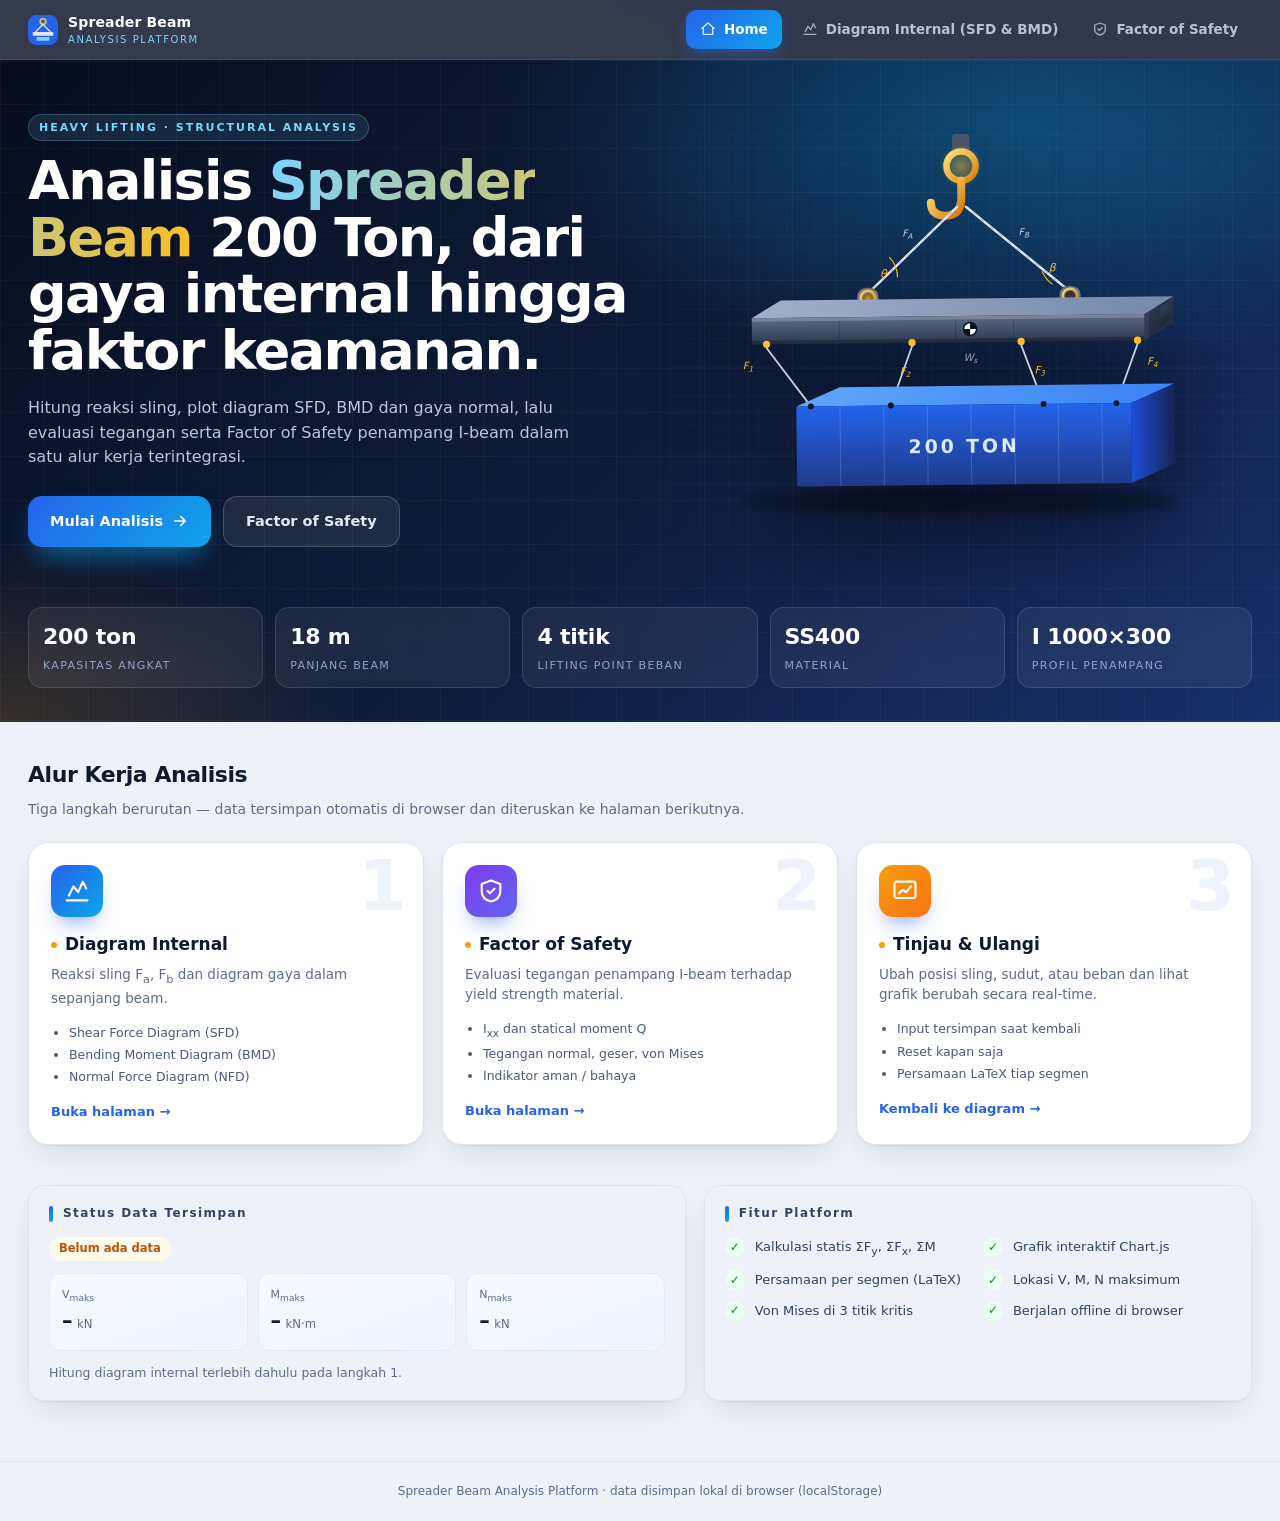
<file: index.html>
<!DOCTYPE html>
<html lang="id">
<head>
<meta charset="UTF-8">
<meta name="viewport" content="width=device-width, initial-scale=1">
<title>Spreader Beam Analysis Platform</title>
<style>
  :root{--bg:#eef2f8;--card:#fff;--ink:#0f1a2e;--mute:#5d6b84;--line:#dde5f1}
  *{box-sizing:border-box}
  body{margin:0;font:14px/1.55 system-ui,sans-serif}
  .navbar{display:flex;align-items:center;justify-content:space-between;gap:16px;background:#0a1226;color:#fff;position:sticky;top:0;z-index:20;flex-wrap:wrap}
  .nav-links{list-style:none;margin:0;padding:0;display:flex}
  .nav-links a{text-decoration:none}
</style>
<link rel="stylesheet" href="lib/theme.css">
</head>
<body>
<nav class="navbar">
  <a class="logo" href="index.html"><svg viewBox="0 0 32 32"><rect width="32" height="32" rx="9" fill="#2563eb"/><circle cx="16" cy="7" r="3" fill="none" stroke="#fbbf24" stroke-width="1.8"/><path d="M16 10 L8 18 M16 10 L24 18" stroke="#e2e8f0" stroke-width="1.5"/><rect x="5" y="18" width="22" height="4" rx="1" fill="#e2e8f0"/><rect x="9" y="23.5" width="14" height="4" rx="1" fill="#7dd3fc"/></svg><span>Spreader Beam<small>Analysis Platform</small></span></a>
  <ul class="nav-links">
    <li><a href="index.html" class="active"><svg viewBox="0 0 24 24" fill="none" stroke="currentColor" stroke-width="2" stroke-linecap="round" stroke-linejoin="round"><path d="M3 11l9-8 9 8M5 10v10h14V10"/></svg>Home</a></li>
    <li><a href="diagram.html"><svg viewBox="0 0 24 24" fill="none" stroke="currentColor" stroke-width="2" stroke-linecap="round" stroke-linejoin="round"><path d="M3 20h18M5 16l4-8 4 5 4-9 3 6"/></svg>Diagram Internal (SFD &amp; BMD)</a></li>
    <li><a href="safety.html"><svg viewBox="0 0 24 24" fill="none" stroke="currentColor" stroke-width="2" stroke-linecap="round" stroke-linejoin="round"><path d="M12 3l8 3v6c0 5-3.5 8-8 9-4.5-1-8-4-8-9V6z"/><path d="M9 12l2 2 4-4"/></svg>Factor of Safety</a></li>
  </ul>
</nav>

<section class="home-hero">
  <div class="home-wrap">
    <div>
      <span class="eyebrow">Heavy Lifting · Structural Analysis</span>
      <h1>Analisis <em>Spreader Beam</em> 200 Ton, dari gaya internal hingga faktor keamanan.</h1>
      <p class="lead">Hitung reaksi sling, plot diagram SFD, BMD dan gaya normal, lalu evaluasi tegangan serta Factor of Safety penampang I-beam dalam satu alur kerja terintegrasi.</p>
      <div class="cta">
        <a class="p" href="diagram.html">Mulai Analisis
          <svg width="18" height="18" viewBox="0 0 24 24" fill="none" stroke="currentColor" stroke-width="2.2" stroke-linecap="round" stroke-linejoin="round"><path d="M5 12h14M13 6l6 6-6 6"/></svg></a>
        <a class="g" href="safety.html">Factor of Safety</a>
      </div>
    </div>
    <img class="home-art" src="lib/art/lifting.svg" alt="Lifting arrangement: crane hook, sling, spreader beam dan beban">
  </div>
  <div class="spec-strip">
    <div class="spec"><b>200 ton</b><span>Kapasitas angkat</span></div>
    <div class="spec"><b>18 m</b><span>Panjang beam</span></div>
    <div class="spec"><b>4 titik</b><span>Lifting point beban</span></div>
    <div class="spec"><b>SS400</b><span>Material</span></div>
    <div class="spec"><b>I 1000×300</b><span>Profil penampang</span></div>
  </div>
</section>

<div class="home-body">
  <h2 class="sec-title">Alur Kerja Analisis</h2>
  <p class="sub sec-sub">Tiga langkah berurutan — data tersimpan otomatis di browser dan diteruskan ke halaman berikutnya.</p>
  <div class="flow">
    <a href="diagram.html">
      <span class="num">1</span>
      <div class="ico"><svg viewBox="0 0 24 24"><path d="M3 20h18M5 16l4-8 4 5 4-9 3 6"/></svg></div>
      <h3>Diagram Internal</h3>
      <p>Reaksi sling F<sub>a</sub>, F<sub>b</sub> dan diagram gaya dalam sepanjang beam.</p>
      <ul><li>Shear Force Diagram (SFD)</li><li>Bending Moment Diagram (BMD)</li><li>Normal Force Diagram (NFD)</li></ul>
      <span class="go">Buka halaman →</span>
    </a>
    <a href="safety.html">
      <span class="num">2</span>
      <div class="ico"><svg viewBox="0 0 24 24"><path d="M12 3l8 3v6c0 5-3.5 8-8 9-4.5-1-8-4-8-9V6z"/><path d="M9 12l2 2 4-4"/></svg></div>
      <h3>Factor of Safety</h3>
      <p>Evaluasi tegangan penampang I-beam terhadap yield strength material.</p>
      <ul><li>I<sub>xx</sub> dan statical moment Q</li><li>Tegangan normal, geser, von Mises</li><li>Indikator aman / bahaya</li></ul>
      <span class="go">Buka halaman →</span>
    </a>
    <a href="diagram.html">
      <span class="num">3</span>
      <div class="ico"><svg viewBox="0 0 24 24"><rect x="3" y="4" width="18" height="14" rx="2"/><path d="M7 14l3-3 3 2 4-5"/></svg></div>
      <h3>Tinjau &amp; Ulangi</h3>
      <p>Ubah posisi sling, sudut, atau beban dan lihat grafik berubah secara real-time.</p>
      <ul><li>Input tersimpan saat kembali</li><li>Reset kapan saja</li><li>Persamaan LaTeX tiap segmen</li></ul>
      <span class="go">Kembali ke diagram →</span>
    </a>
  </div>

  <div class="dash">
    <div class="card">
      <h2>Status Data Tersimpan</h2>
      <div id="homeStatus" style="margin-bottom:12px"><span class="pill no">Belum ada data</span></div>
      <div class="kpis">
        <div class="kpi"><span>V<sub>maks</sub></span><b id="kV">–</b> <small>kN</small></div>
        <div class="kpi"><span>M<sub>maks</sub></span><b id="kM">–</b> <small>kN·m</small></div>
        <div class="kpi"><span>N<sub>maks</sub></span><b id="kN">–</b> <small>kN</small></div>
      </div>
      <p style="color:var(--mute);margin:12px 0 0;font-size:12.5px" id="homeAt">Hitung diagram internal terlebih dahulu pada langkah 1.</p>
    </div>
    <div class="card">
      <h2>Fitur Platform</h2>
      <div class="feat">
        <div>Kalkulasi statis ΣF<sub>y</sub>, ΣF<sub>x</sub>, ΣM</div>
        <div>Grafik interaktif Chart.js</div>
        <div>Persamaan per segmen (LaTeX)</div>
        <div>Lokasi V, M, N maksimum</div>
        <div>Von Mises di 3 titik kritis</div>
        <div>Berjalan offline di browser</div>
      </div>
    </div>
  </div>
</div>
<footer class="site">Spreader Beam Analysis Platform · data disimpan lokal di browser (localStorage)</footer>

<script>
  // Hanya membaca data tersimpan untuk ditampilkan; tidak mengubah perhitungan apa pun.
  (function(){
    const g=k=>{try{return localStorage.getItem(k);}catch(e){return null;}};
    const f=v=>{const n=parseFloat(v);return Number.isFinite(n)?n.toLocaleString('id-ID',{maximumFractionDigits:2}):'–';};
    const V=g('spreader_V_max'), M=g('spreader_M_max'), N=g('spreader_N_max'), at=g('spreader_saved_at');
    if(V!==null && M!==null){
      document.getElementById('kV').textContent=f(V);
      document.getElementById('kM').textContent=f(M);
      document.getElementById('kN').textContent=f(N);
      document.getElementById('homeStatus').innerHTML='<span class="pill ok">✓ Data siap dipakai di Factor of Safety</span>';
      if(at) document.getElementById('homeAt').textContent='Terakhir dihitung: '+new Date(at).toLocaleString('id-ID');
    }
  })();
</script>
</body>
</html>
</file>
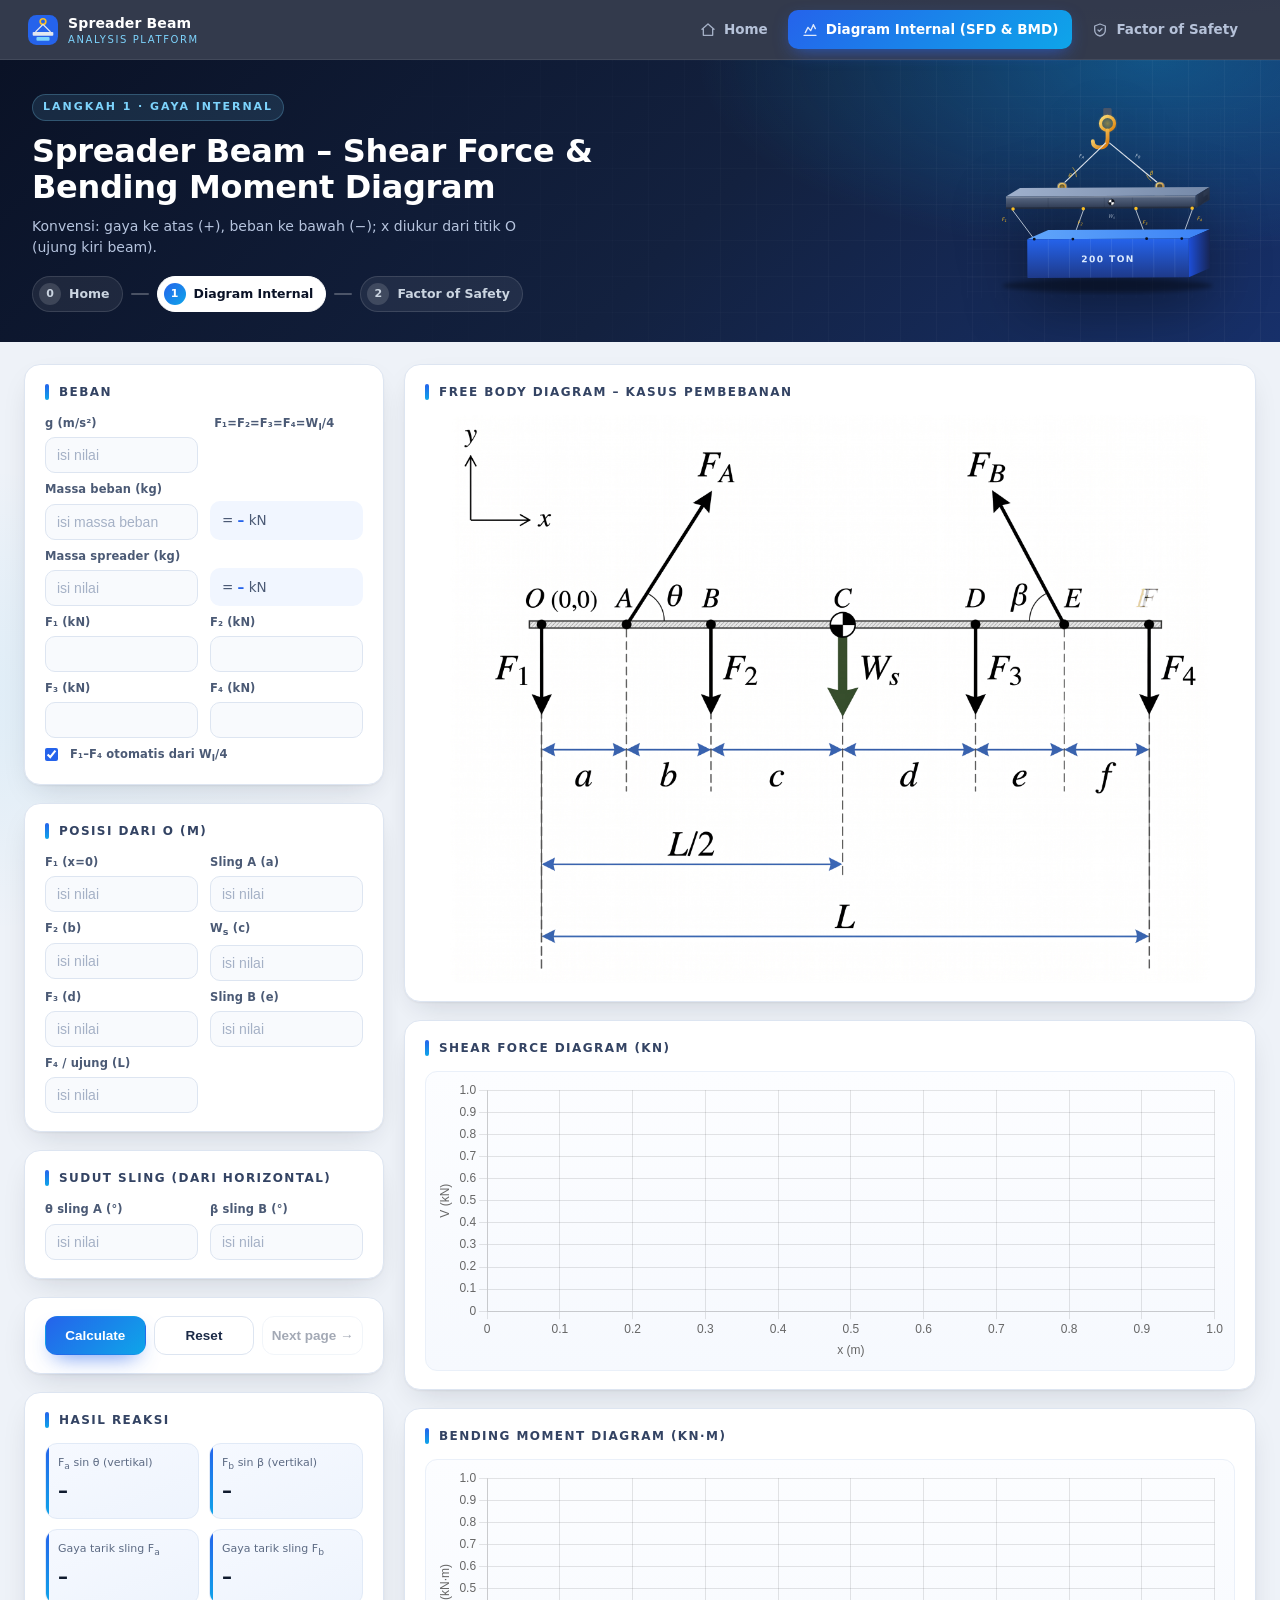
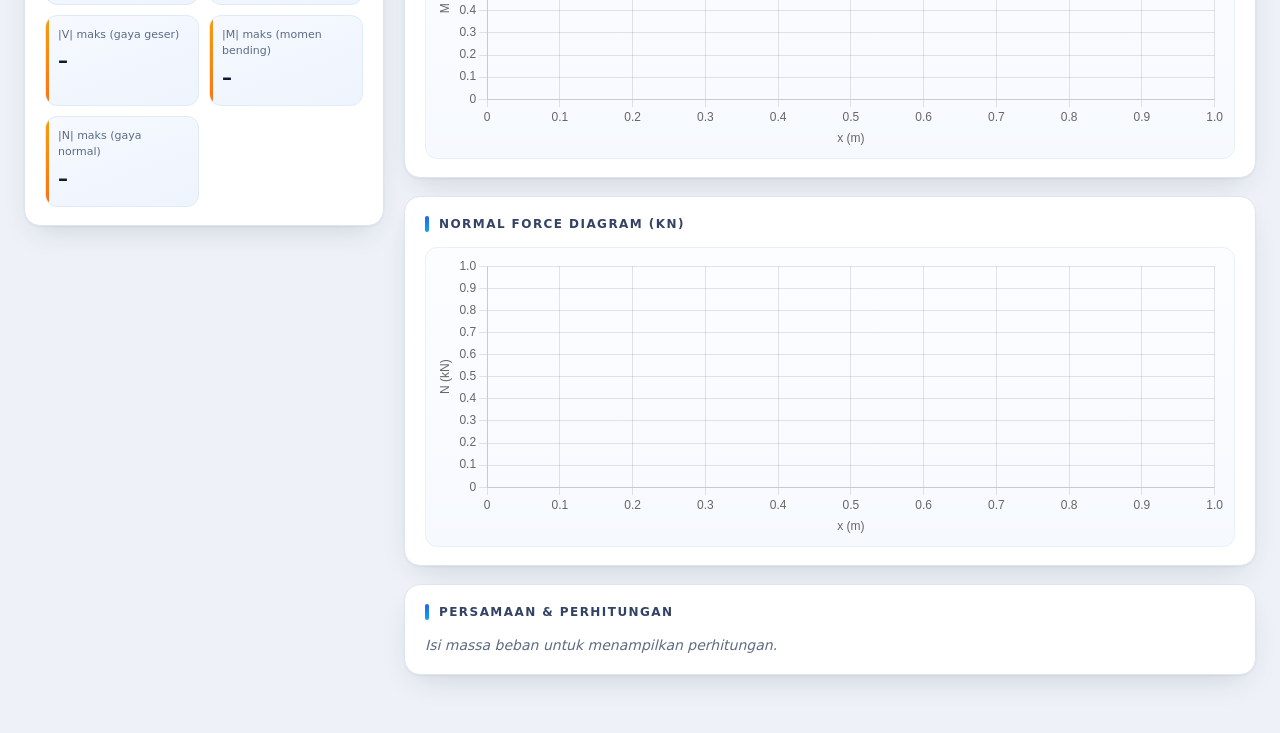
<file: diagram.html>
<!DOCTYPE html>
<html lang="id">
<head>
<meta charset="UTF-8">
<meta name="viewport" content="width=device-width, initial-scale=1">
<title>Kalkulator SFD & BMD – Spreader Beam</title>
<script src="lib/chart.umd.min.js"></script>
<link rel="stylesheet" href="lib/katex/katex.min.css">
<script src="lib/katex/katex.min.js"></script>
<script src="lib/katex/auto-render.min.js"></script>
<style>
  :root{--bg:#f4f6fa;--card:#fff;--ink:#1c2433;--mute:#667085;--line:#e3e8ef;--acc:#2563eb;--sfd:#0d9488;--bmd:#dc2626}
  *{box-sizing:border-box}
  body{margin:0;font:14px/1.5 system-ui,Segoe UI,Roboto,sans-serif;background:var(--bg);color:var(--ink)}
  .navbar{display:flex;align-items:center;justify-content:space-between;gap:16px;padding:0 24px;background:#0b1220;color:#fff;position:sticky;top:0;z-index:10;flex-wrap:wrap}
  .navbar .logo{font-weight:700;padding:12px 0}
  .nav-links{list-style:none;margin:0;padding:0;display:flex;gap:4px}
  .nav-links a{display:block;padding:14px 14px;color:#cbd5e1;text-decoration:none;border-bottom:3px solid transparent}
  .nav-links a:hover{color:#fff}
  .nav-links a.active{color:#fff;border-bottom-color:#3b82f6}
  .actions{display:flex;gap:8px}
  .btn{flex:1;padding:9px 10px;border:1px solid var(--line);border-radius:8px;background:#fff;color:var(--ink);font-size:14px;font-weight:600;cursor:pointer}
  .btn:hover:not(:disabled){background:#f1f5f9}
  .btn.primary{background:var(--acc);border-color:var(--acc);color:#fff}
  .btn.primary:hover{background:#1d4ed8!important}
  .btn:disabled{opacity:.45;cursor:not-allowed}
  .saved{margin-top:8px;font-size:12px;color:#15803d}
  .saved.dirty{color:#b45309}
  .saved a{color:var(--acc)}
  header{padding:16px 24px;background:#111827;color:#fff}
  header h1{margin:0;font-size:18px} header p{margin:2px 0 0;color:#9ca3af;font-size:13px}
  main{display:grid;grid-template-columns:360px 1fr;gap:16px;padding:16px;max-width:1500px;margin:auto}
  @media(max-width:900px){main{grid-template-columns:1fr}}
  .card{background:var(--card);border:1px solid var(--line);border-radius:10px;padding:14px 16px;margin-bottom:14px}
  .card h2{margin:0 0 10px;font-size:13px;text-transform:uppercase;letter-spacing:.05em;color:var(--mute)}
  .grid{display:grid;grid-template-columns:1fr 1fr;gap:8px 12px}
  label{display:flex;flex-direction:column;font-size:12px;color:var(--mute)}
  input{margin-top:3px;padding:6px 8px;border:1px solid var(--line);border-radius:6px;font-size:14px;color:var(--ink);width:100%}
  input:focus{outline:2px solid var(--acc);border-color:transparent}
  .conv{align-self:end;padding:6px 0;font-size:14px;color:var(--mute)}
  .conv b{color:var(--ink)}
  .res{display:grid;grid-template-columns:1fr 1fr;gap:8px}
  .res div{background:var(--bg);border-radius:8px;padding:8px 10px}
  .res b{display:block;font-size:17px} .res span{font-size:12px;color:var(--mute)}
  .warn{color:#b45309;background:#fffbeb;border:1px solid #fde68a;border-radius:6px;padding:6px 8px;margin-top:8px;font-size:12px;display:none}
  .err{color:#b91c1c;background:#fef2f2;border-color:#fecaca}
  .chartbox{height:300px;position:relative}
  table{width:100%;border-collapse:collapse;font-size:12px}
  td,th{padding:4px 6px;border-bottom:1px solid var(--line);text-align:left;vertical-align:top}
  h3{margin:14px 0 6px;font-size:14px}
  .seg{margin:10px 0;border-top:1px solid var(--line);padding-top:6px}
  .katex-display{overflow-x:auto;overflow-y:hidden;margin:.6em 0}
  .eq{background:var(--bg);border-radius:8px;padding:10px 12px;line-height:1.9;font-size:13px;overflow-x:auto}
  #seg td{padding:8px 6px;line-height:1.8}
  code{font-family:Consolas,monospace;font-size:12px}
</style>
<link rel="stylesheet" href="lib/theme.css">
</head>
<body>
<nav class="navbar">
  <a class="logo" href="index.html"><svg viewBox="0 0 32 32"><rect width="32" height="32" rx="9" fill="#2563eb"/><circle cx="16" cy="7" r="3" fill="none" stroke="#fbbf24" stroke-width="1.8"/><path d="M16 10 L8 18 M16 10 L24 18" stroke="#e2e8f0" stroke-width="1.5"/><rect x="5" y="18" width="22" height="4" rx="1" fill="#e2e8f0"/><rect x="9" y="23.5" width="14" height="4" rx="1" fill="#7dd3fc"/></svg><span>Spreader Beam<small>Analysis Platform</small></span></a>
  <ul class="nav-links">
    <li><a href="index.html"><svg viewBox="0 0 24 24" fill="none" stroke="currentColor" stroke-width="2" stroke-linecap="round" stroke-linejoin="round"><path d="M3 11l9-8 9 8M5 10v10h14V10"/></svg>Home</a></li>
    <li><a href="diagram.html" class="active"><svg viewBox="0 0 24 24" fill="none" stroke="currentColor" stroke-width="2" stroke-linecap="round" stroke-linejoin="round"><path d="M3 20h18M5 16l4-8 4 5 4-9 3 6"/></svg>Diagram Internal (SFD &amp; BMD)</a></li>
    <li><a href="safety.html"><svg viewBox="0 0 24 24" fill="none" stroke="currentColor" stroke-width="2" stroke-linecap="round" stroke-linejoin="round"><path d="M12 3l8 3v6c0 5-3.5 8-8 9-4.5-1-8-4-8-9V6z"/><path d="M9 12l2 2 4-4"/></svg>Factor of Safety</a></li>
  </ul>
</nav>
<header class="hero">
  <div class="hero-text">
    <span class="eyebrow">Langkah 1 · Gaya Internal</span>
    <h1>Spreader Beam – Shear Force & Bending Moment Diagram</h1>
    <p>Konvensi: gaya ke atas (+), beban ke bawah (−); x diukur dari titik O (ujung kiri beam).</p>
    <div class="stepper"><a href="index.html"><i>0</i>Home</a><span class="sep"></span><a href="diagram.html" class="on"><i>1</i>Diagram Internal</a><span class="sep"></span><a href="safety.html"><i>2</i>Factor of Safety</a></div>
  </div>
  <img class="hero-art" src="lib/art/lifting.svg" alt="Lifting arrangement spreader beam">
</header>
<main>
  <section>
    <div class="card">
      <h2>Beban</h2>
      <div class="grid">
        <label>g (m/s²)<input id="g" type="number" placeholder="isi nilai" step="0.01"></label>
        <label>&nbsp;<span style="padding:8px 0">F₁=F₂=F₃=F₄=W<sub>l</sub>/4</span></label>
        <label>Massa beban (kg)<input id="mass" type="number" placeholder="isi massa beban"></label>
        <div class="conv">= <b id="wlkN">–</b> kN</div>
        <label>Massa spreader (kg)<input id="wsm" type="number" placeholder="isi nilai"></label>
        <div class="conv">= <b id="wskN">–</b> kN</div>
        <label>F₁ (kN)<input id="f1" type="number" step="any"></label>
        <label>F₂ (kN)<input id="f2" type="number" step="any"></label>
        <label>F₃ (kN)<input id="f3" type="number" step="any"></label>
        <label>F₄ (kN)<input id="f4" type="number" step="any"></label>
      </div>
      <label style="flex-direction:row;align-items:center;gap:6px;margin-top:8px"><input id="auto" type="checkbox" checked style="width:auto;margin:0"> F₁–F₄ otomatis dari W<sub>l</sub>/4</label>
    </div>
    <div class="card">
      <h2>Posisi dari O (m)</h2>
      <div class="grid">
        <label>F₁ (x=0)<input id="p1" type="number" placeholder="isi nilai" step="any"></label>
        <label>Sling A (a)<input id="pa" type="number" placeholder="isi nilai" step="any"></label>
        <label>F₂ (b)<input id="pb" type="number" placeholder="isi nilai" step="any"></label>
        <label>W<sub>s</sub> (c)<input id="pc" type="number" placeholder="isi nilai" step="any"></label>
        <label>F₃ (d)<input id="pd" type="number" placeholder="isi nilai" step="any"></label>
        <label>Sling B (e)<input id="pe" type="number" placeholder="isi nilai" step="any"></label>
        <label>F₄ / ujung (L)<input id="pL" type="number" placeholder="isi nilai" step="any"></label>
      </div>
    </div>
    <div class="card">
      <h2>Sudut sling (dari horizontal)</h2>
      <div class="grid">
        <label>θ sling A (°)<input id="th" type="number" placeholder="isi nilai" step="any"></label>
        <label>β sling B (°)<input id="be" type="number" placeholder="isi nilai" step="any"></label>
      </div>
    </div>
    <div class="card">
      <div class="actions">
        <button id="btnCalc" class="btn primary">Calculate</button>
        <button id="btnReset" class="btn">Reset</button>
        <button id="btnNext" class="btn" disabled>Next page →</button>
      </div>
      <div id="saved" class="saved"></div>
    </div>
    <div class="card">
      <h2>Hasil Reaksi</h2>
      <div class="res">
        <div><span>F<sub>a</sub> sin θ (vertikal)</span><b id="rAv">–</b></div>
        <div><span>F<sub>b</sub> sin β (vertikal)</span><b id="rBv">–</b></div>
        <div><span>Gaya tarik sling F<sub>a</sub></span><b id="rA">–</b></div>
        <div><span>Gaya tarik sling F<sub>b</sub></span><b id="rB">–</b></div>
        <div><span>|V| maks (gaya geser)</span><b id="vmax">–</b><span id="vloc"></span></div>
        <div><span>|M| maks (momen bending)</span><b id="mmax">–</b><span id="mloc"></span></div>
        <div><span>|N| maks (gaya normal)</span><b id="nmax">–</b><span id="nloc"></span></div>
      </div>
      <div id="msg" class="warn"></div>
    </div>
  </section>

  <section>
    <div class="card"><h2>Free Body Diagram – Kasus Pembebanan</h2><img src="fbd.jpg" alt="Free body diagram spreader beam" style="width:100%;max-width:760px;display:block;margin:auto"></div>
    <div class="card"><h2>Shear Force Diagram (kN)</h2><div class="chartbox"><canvas id="cV"></canvas></div></div>
    <div class="card"><h2>Bending Moment Diagram (kN·m)</h2><div class="chartbox"><canvas id="cM"></canvas></div></div>
    <div class="card"><h2>Normal Force Diagram (kN)</h2><div class="chartbox"><canvas id="cN"></canvas></div></div>
    <div class="card"><h2>Persamaan & Perhitungan</h2><div id="seg"><i style="color:var(--mute)">Isi massa beban untuk menampilkan perhitungan.</i></div></div>
  </section>
</main>

<script>
const $ = id => document.getElementById(id);
const num = id => parseFloat($(id).value);
const rad = d => d*Math.PI/180;
const fmt = (v,d=2) => Number.isFinite(v) ? v.toLocaleString('id-ID',{maximumFractionDigits:d}) : '–';

function mkChart(id,color,ylab){
  return new Chart($(id),{
    type:'line',
    data:{datasets:[{data:[],borderColor:color,backgroundColor:color+'33',fill:'origin',borderWidth:2,pointRadius:0,tension:0}]},
    options:{responsive:true,maintainAspectRatio:false,animation:false,parsing:false,
      plugins:{legend:{display:false},tooltip:{callbacks:{label:c=>`x=${fmt(c.parsed.x)} m → ${fmt(c.parsed.y)}`}}},
      scales:{x:{type:'linear',title:{display:true,text:'x (m)'}},y:{title:{display:true,text:ylab}}}}
  });
}
const cV = mkChart('cV','#0d9488','V (kN)');
const cM = mkChart('cM','#dc2626','M (kN·m)');
const cN = mkChart('cN','#7c3aed','N (kN)');

let lastV=null, lastM=null, lastN=null;
function update(){
  lastV = lastM = lastN = null;
  const W = num('mass')*num('g')/1000;           // kN
  const WsKN = num('wsm')*num('g')/1000;
  $('wlkN').textContent = fmt(W); $('wskN').textContent = fmt(WsKN);
  if($('auto').checked){ ['f1','f2','f3','f4'].forEach(i=>$(i).value = Number.isFinite(W) ? +(W/4).toFixed(4) : ''); }
  const Ws = WsKN, F=[1,2,3,4].map(i=>num('f'+i));
  const x = {F1:num('p1'),a:num('pa'),F2:num('pb'),Ws:num('pc'),F3:num('pd'),b:num('pe'),F4:num('pL')};
  const th=rad(num('th')), be=rad(num('be'));
  const L = x.F4, msg=$('msg');
  msg.style.display='none'; msg.className='warn';
  const vals=[...F,Ws,...Object.values(x),th,be];
  if(vals.some(v=>!Number.isFinite(v))) return;

  // Reaksi vertikal sling dari ΣFy=0 dan ΣM(O)=0
  const Wtot = F[0]+F[1]+F[2]+F[3]+Ws;
  const Mdown = F[0]*x.F1+F[1]*x.F2+Ws*x.Ws+F[2]*x.F3+F[3]*x.F4;
  const den = x.b - x.a;
  if(Math.abs(den)<1e-9){ msg.textContent='Posisi sling A dan B tidak boleh sama.'; msg.className='warn err'; msg.style.display='block'; return; }
  const Bv = (Mdown - Wtot*x.a)/(x.b-x.a);
  const Av = Wtot - Bv;
  const Fa = Av/Math.sin(th), Fb = Bv/Math.sin(be);
  $('rAv').textContent=fmt(Av)+' kN'; $('rBv').textContent=fmt(Bv)+' kN';
  $('rA').textContent=fmt(Fa)+' kN';  $('rB').textContent=fmt(Fb)+' kN';

  // Cek ΣFx
  const hx = Fa*Math.cos(th)-Fb*Math.cos(be);
  const notes=[];
  if(Math.abs(hx)>1e-3*Math.max(1,Math.abs(Fa))) notes.push(`ΣFx ≠ 0 (selisih ${fmt(hx)} kN): sudut θ/β tidak konsisten dengan keseimbangan horizontal. Gunakan β = arccos(Fa·cosθ/Fb) jika perlu.`);
  const ord=[x.F1,x.a,x.F2,x.Ws,x.F3,x.b,x.F4];
  if(ord.some((v,i)=>i&&v<ord[i-1])) notes.push('Urutan posisi bukan 0 ≤ a ≤ b ≤ c ≤ d ≤ e ≤ L; grafik tetap dihitung berdasarkan posisi sebenarnya.');
  if(Av<0||Bv<0) notes.push('Reaksi sling negatif (sling akan tekan) – periksa posisi sling.');
  if(notes.length){msg.innerHTML=notes.join('<br>');msg.style.display='block';}

  // Beban titik (ke atas +)
  const P = [
    {nt:'F_1',s:'x_O',sg:-1,x:x.F1,p:-F[0]},{nt:'F_a\\sin\\theta',s:'x_A',sg:1,x:x.a,p:Av},{nt:'F_2',s:'x_B',sg:-1,x:x.F2,p:-F[1]},
    {nt:'W_s',s:'x_C',sg:-1,x:x.Ws,p:-Ws},{nt:'F_3',s:'x_D',sg:-1,x:x.F3,p:-F[2]},{nt:'F_b\\sin\\beta',s:'x_E',sg:1,x:x.b,p:Bv},{nt:'F_4',s:'x_F',sg:-1,x:x.F4,p:-F[3]}
  ].sort((p,q)=>p.x-q.x);
  const names=['O','A','B','C','D','E','F'];

  const V=[], M=[];
  const Mat = xx => P.reduce((s,q)=> xx>q.x ? s+q.p*(xx-q.x) : s, 0);
  let v=0; V.push({x:0,y:0}); M.push({x:0,y:0});
  const rows=[]; let prev=0, segs=[];
  const pts=[0,...P.map(q=>q.x),L].filter((u,i,a)=>u>=0&&u<=L&&(i===0||u>a[i-1]-1e-12));
  // Shear: sebelum & sesudah tiap beban
  const Vx=[{x:0,y:0}];
  let cum=0;
  P.forEach(q=>{ Vx.push({x:q.x,y:cum}); cum+=q.p; Vx.push({x:q.x,y:cum}); });
  Vx.push({x:L,y:0});
  V.length=0; Vx.forEach(p=>V.push(p));
  const Mx=[{x:0,y:0}]; P.forEach(q=>Mx.push({x:q.x,y:Mat(q.x)})); Mx.push({x:L,y:Mat(L)});
  M.length=0; Mx.forEach(p=>M.push(p));

  // Gaya normal: hanya komponen horizontal sling (Fa cosθ di A, −Fb cosβ di E)
  const Hx = q => q.s==='x_A' ? Fa*Math.cos(th) : (q.s==='x_E' ? -Fb*Math.cos(be) : 0);
  const Nx=[{x:0,y:0}]; let ncum=0;
  P.filter(q=>q.s==='x_A'||q.s==='x_E').forEach(q=>{ Nx.push({x:q.x,y:ncum}); ncum+=Hx(q); Nx.push({x:q.x,y:ncum}); });
  Nx.push({x:L,y:ncum});
  const N = Nx;

  cV.data.datasets[0].data=V; cM.data.datasets[0].data=M; cN.data.datasets[0].data=N;
  const xmin=Math.min(0,...P.map(q=>q.x)), xmax=Math.max(L,...P.map(q=>q.x));
  [cV,cM,cN].forEach(c=>{c.options.scales.x.min=xmin; c.options.scales.x.max=xmax; c.update();});

  const peak = (arr,unit,idV,idL)=>{
    const mx = Math.max(...arr.map(p=>Math.abs(p.y)));
    if(mx<1e-9){ $(idV).textContent=`0 ${unit}`; $(idL).textContent='di seluruh beam'; return; }
    const hit = arr.filter(p=>Math.abs(Math.abs(p.y)-mx) <= 1e-6*Math.max(1,mx));
    const sign = hit[0].y<0?'−':'+';
    const x0=Math.min(...hit.map(p=>p.x)), x1=Math.max(...hit.map(p=>p.x));
    const where = Math.abs(x1-x0)<1e-9 ? `di x = ${fmt(x0)} m` : `pada x = ${fmt(x0)} – ${fmt(x1)} m`;
    const seg = names[P.findIndex(q=>Math.abs(q.x-x0)<1e-9)];
    $(idV).textContent = `${sign}${fmt(mx)} ${unit}`;
    $(idL).textContent = where + (seg && Math.abs(x1-x0)<1e-9 ? ` (titik ${seg})` : '');
  };
  peak(V,'kN','vmax','vloc');
  peak(M,'kN·m','mmax','mloc');
  peak(N,'kN','nmax','nloc');

  // Nilai maksimum terakhir; disimpan hanya saat tombol Calculate ditekan
  const maxV = Math.max(...V.map(p=>Math.abs(p.y)));
  const maxM = Math.max(...M.map(p=>Math.abs(p.y)));
  lastV = maxV; lastM = maxM; lastN = Math.max(...N.map(p=>Math.abs(p.y)));

  // Tabel persamaan
  const T = (v,d=2)=>{ if(!Number.isFinite(v)) return '?'; const s=Math.abs(v).toFixed(d).replace(/\.?0+$/,''); const [i,f]=s.split('.');
    return (v<0?'-':'')+i.replace(/\B(?=(\d{3})+(?!\d))/g,'\\,')+(f?'{,}'+f:''); };
  const A = (v,d=2)=>T(Math.abs(v),d);
  const termL = (q,j,withX)=> (q.sg<0?'-':(j===0?'':'+')) + ' ' + q.nt + (q.s==='x_O'?' x':`(x-${q.s})`);
  const termN = (q,j)=> (q.p<0?'-':(j===0?'':'+')) + ' ' + A(q.p,3) + (q.x===0?' x':`(x-${T(q.x)})`);
  const Wl = F[0]+F[1]+F[2]+F[3];
  const Wlk = num('mass')*num('g')/1000;
  const ok = Math.abs(hx)<=1e-3*Math.max(1,Math.abs(Fa));
  let h=String.raw`<h3>1. Beban tiap titik</h3>
  $$\begin{aligned}
  F_1=F_2=F_3=F_4 &= \frac{W_l}{4}=\frac{m\,g}{4}=\frac{${T(num('mass'))}\times${T(num('g'))}/1000}{4}=${T(Wlk/4,3)}\ \text{kN}\\
  W_s &= m_s\,g = ${T(num('wsm'))}\times${T(num('g'))}/1000 = ${T(Ws,3)}\ \text{kN}
  \end{aligned}$$
  <h3>2. Persamaan kesetimbangan</h3>
  $$\sum F_y=0:\quad F_a\sin\theta+F_b\sin\beta=W_l+W_s=${T(Wl,3)}+${T(Ws,3)}=${T(Wtot,3)}\ \text{kN}$$
  $$\sum M_O=0:\quad F_a\sin\theta\,x_A+F_b\sin\beta\,x_E=F_1x_O+F_2x_B+W_sx_C+F_3x_D+F_4x_F$$
  $$F_a\sin\theta\,(${T(x.a)})+F_b\sin\beta\,(${T(x.b)})=${T(F[0])}(${T(x.F1)})+${T(F[1])}(${T(x.F2)})+${T(Ws)}(${T(x.Ws)})+${T(F[2])}(${T(x.F3)})+${T(F[3])}(${T(x.F4)})=${T(Mdown,3)}\ \text{kN m}$$
  <b>Penyelesaian</b>
  $$F_b\sin\beta=\frac{\sum M-(W_l+W_s)\,x_A}{x_E-x_A}=\frac{${T(Mdown,3)}-${T(Wtot,3)}(${T(x.a)})}{${T(x.b)}-${T(x.a)}}=${T(Bv,3)}\ \text{kN}$$
  $$F_a\sin\theta=(W_l+W_s)-F_b\sin\beta=${T(Wtot,3)}-${T(Bv,3)}=${T(Av,3)}\ \text{kN}$$
  $$F_a=\frac{${T(Av,3)}}{\sin ${T(num('th'))}^\circ}=${T(Fa,3)}\ \text{kN},\qquad F_b=\frac{${T(Bv,3)}}{\sin ${T(num('be'))}^\circ}=${T(Fb,3)}\ \text{kN}$$
  $$\sum F_x=0:\quad F_a\cos\theta-F_b\cos\beta=${T(Fa*Math.cos(th),3)}-${T(Fb*Math.cos(be),3)}=${T(hx,3)}\ \text{kN}\quad ${ok?'\\color{#15803d}{(\\approx 0\\ \\checkmark)}':'\\color{#b45309}{(\\neq 0)}'}$$
  $$F_a=\frac{F_b\cos\beta}{\cos\theta}=${T(Fb*Math.cos(be)/Math.cos(th),3)}\ \text{kN}$$
  <h3>3. Sectioning beam (x diukur dari titik O)</h3>`;
  let c=0;
  for(let i=0;i<P.length-1;i++){
    c+=P[i].p;
    if(P[i+1].x-P[i].x<1e-12) continue;
    const seg=P.slice(0,i+1);
    const k = seg.reduce((s,q)=>s+q.p*q.x,0);
    const hs = seg.filter(q=>q.s==='x_A'||q.s==='x_E');
    const nsym = hs.map((q,j)=> q.s==='x_A' ? (j?'+ ':'')+String.raw`F_a\cos\theta` : '- '+String.raw`F_b\cos\beta`).join(' ');
    const nnum = hs.map((q,j)=> (Hx(q)<0?'- ':(j?'+ ':''))+T(Math.abs(Hx(q)),3)).join(' ');
    const nval = hs.reduce((s,q)=>s+Hx(q),0);
    const nEq = hs.length ? `N &= ${nsym} = ${nnum} = ${T(nval,3)}\\ \\text{kN}` : String.raw`N &= 0\ \text{kN}`;
    const vs = seg.map((q,j)=>(q.sg<0?'-':(j?'+':''))+' '+q.nt).join(' ');
    const vn = seg.map((q,j)=>(q.p<0?'-':(j?'+':''))+' '+A(q.p,3)).join(' ');
    h+=String.raw`<div class="seg"><b>Segmen ${P[i].s.slice(2)}–${P[i+1].s.slice(2)}: &nbsp;${fmt(P[i].x)} &lt; x &lt; ${fmt(P[i+1].x)} m</b>
    $$\begin{aligned}
    V &= ${vs}\\ &= ${vn} = ${T(c,3)}\ \text{kN}\\[4pt]
    M &= ${seg.map((q,j)=>termL(q,j)).join(' ')}\\
      &= ${seg.map((q,j)=>termN(q,j)).join(' ')}\\
      &= ${T(c,3)}\,x ${k>0?'-':'+'} ${A(k,3)}\ \text{kN m}\\[4pt]
    ${nEq}
    \end{aligned}$$</div>`;
  }
  $('seg').innerHTML=h;
  if(window.renderMathInElement) renderMathInElement($('seg'),{delimiters:[{left:'$$',right:'$$',display:true}],throwOnError:false});
}
const IDS=['mass','g','wsm','f1','f2','f3','f4','p1','pa','pb','pc','pd','pe','pL','th','be'];
const KEYS=['spreader_V_max','spreader_M_max','spreader_N_max','spreader_saved_at','spreader_diagram_inputs'];
const store = {
  get:k=>{try{return localStorage.getItem(k);}catch(e){return null;}},
  set:(k,v)=>{try{localStorage.setItem(k,v);return true;}catch(e){return false;}},
  del:k=>{try{localStorage.removeItem(k);}catch(e){}}
};
function setSaved(html,dirty){ const s=$('saved'); s.innerHTML=html; s.className='saved'+(dirty?' dirty':''); }
function markSaved(){
  setSaved(`✓ Tersimpan: V<sub>maks</sub> = ${fmt(lastV)} kN, M<sub>maks</sub> = ${fmt(lastM)} kN·m`,false);
  $('btnNext').disabled=false;
}
function markDirty(){
  if($('btnNext').disabled && !$('saved').textContent) return;
  setSaved('Perubahan belum disimpan — tekan Calculate.',true);
  $('btnNext').disabled=true;
}
function saveInputs(){
  const o={auto:$('auto').checked}; IDS.forEach(i=>o[i]=$(i).value);
  store.set('spreader_diagram_inputs',JSON.stringify(o));
}
function restoreInputs(){
  const raw=store.get('spreader_diagram_inputs'); if(!raw) return false;
  try{ const o=JSON.parse(raw); IDS.forEach(i=>{ if(o[i]!==undefined) $(i).value=o[i]; }); $('auto').checked = o.auto!==false; return true; }catch(e){ return false; }
}
function calculate(){
  update();
  if(lastV===null){ setSaved('Lengkapi semua input terlebih dahulu (massa, posisi, sudut).',true); $('btnNext').disabled=true; return; }
  const ok = store.set('spreader_V_max',lastV) & store.set('spreader_M_max',lastM) & store.set('spreader_N_max',lastN) & store.set('spreader_saved_at',new Date().toISOString());
  saveInputs();
  if(ok) markSaved(); else setSaved('Penyimpanan lokal tidak tersedia di browser ini.',true);
}
function resetAll(){
  if(!confirm('Reset semua input dan data tersimpan?')) return;
  IDS.forEach(i=>$(i).value=''); $('auto').checked=true;
  KEYS.forEach(store.del);
  [cV,cM,cN].forEach(c=>{c.data.datasets[0].data=[];c.update();});
  ['rAv','rBv','rA','rB','vmax','mmax','nmax'].forEach(i=>$(i).textContent='–');
  ['vloc','mloc','nloc'].forEach(i=>$(i).textContent='');
  $('msg').style.display='none';
  $('seg').innerHTML='<i style="color:var(--mute)">Isi massa beban untuk menampilkan perhitungan.</i>';
  setSaved('',false); $('btnNext').disabled=true;
  update();
}
['f1','f2','f3','f4'].forEach(i=>$(i).addEventListener('input',()=>{$('auto').checked=false;}));
document.querySelectorAll('input').forEach(e=>e.addEventListener('input',()=>{update();markDirty();}));
$('btnCalc').addEventListener('click',calculate);
$('btnReset').addEventListener('click',resetAll);
$('btnNext').addEventListener('click',()=>{location.href='safety.html';});

// Pulihkan input saat kembali dari halaman lain
if(restoreInputs()){
  update();
  if(lastV!==null && store.get('spreader_V_max')!==null) markSaved();
} else update();
</script>
</body>
</html>
</file>
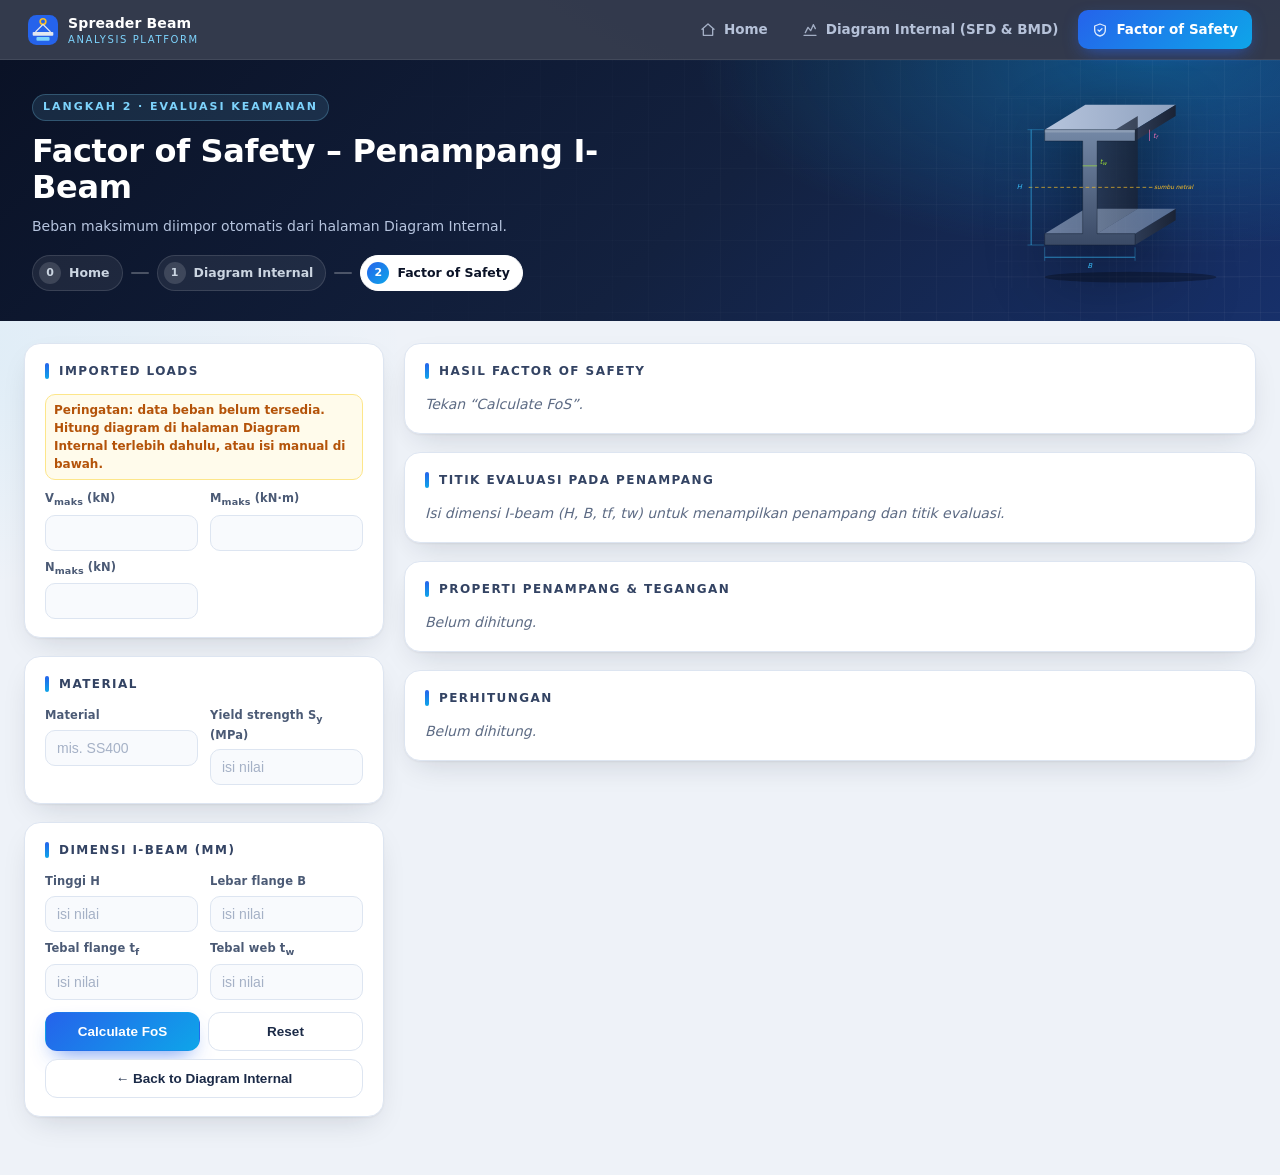
<file: safety.html>
<!DOCTYPE html>
<html lang="id">
<head>
<meta charset="UTF-8">
<meta name="viewport" content="width=device-width, initial-scale=1">
<title>Factor of Safety – Spreader Beam</title>
<link rel="stylesheet" href="lib/katex/katex.min.css">
<script src="lib/katex/katex.min.js"></script>
<script src="lib/katex/auto-render.min.js"></script>
<style>
  :root{--bg:#f4f6fa;--card:#fff;--ink:#1c2433;--mute:#667085;--line:#e3e8ef;--acc:#2563eb;--ok:#15803d;--okbg:#ecfdf5;--bad:#b91c1c;--badbg:#fef2f2}
  *{box-sizing:border-box}
  body{margin:0;font:14px/1.5 system-ui,Segoe UI,Roboto,sans-serif;background:var(--bg);color:var(--ink)}
  .navbar{display:flex;align-items:center;justify-content:space-between;gap:16px;padding:0 24px;background:#0b1220;color:#fff;position:sticky;top:0;z-index:10;flex-wrap:wrap}
  .navbar .logo{font-weight:700;padding:12px 0}
  .nav-links{list-style:none;margin:0;padding:0;display:flex;gap:4px}
  .nav-links a{display:block;padding:14px 14px;color:#cbd5e1;text-decoration:none;border-bottom:3px solid transparent}
  .nav-links a:hover{color:#fff}
  .nav-links a.active{color:#fff;border-bottom-color:#3b82f6}
  header{padding:16px 24px;background:#111827;color:#fff}
  header h1{margin:0;font-size:18px} header p{margin:2px 0 0;color:#9ca3af;font-size:13px}
  main{display:grid;grid-template-columns:360px 1fr;gap:16px;padding:16px;max-width:1500px;margin:auto}
  @media(max-width:900px){main{grid-template-columns:1fr}}
  .card{background:var(--card);border:1px solid var(--line);border-radius:10px;padding:14px 16px;margin-bottom:14px}
  .card h2{margin:0 0 10px;font-size:13px;text-transform:uppercase;letter-spacing:.05em;color:var(--mute)}
  .grid{display:grid;grid-template-columns:1fr 1fr;gap:8px 12px}
  label{display:flex;flex-direction:column;font-size:12px;color:var(--mute)}
  input{margin-top:3px;padding:6px 8px;border:1px solid var(--line);border-radius:6px;font-size:14px;color:var(--ink);width:100%}
  input:focus{outline:2px solid var(--acc);border-color:transparent}
  input[readonly]{background:#f1f5f9}
  .actions{display:flex;gap:8px;margin-top:12px}
  .btn{flex:1;padding:10px;border:1px solid var(--line);border-radius:8px;background:#fff;color:var(--ink);font-size:14px;font-weight:600;cursor:pointer}
  .btn:hover{background:#f1f5f9}
  .btn.primary{background:var(--acc);border-color:var(--acc);color:#fff}
  .btn.primary:hover{background:#1d4ed8}
  .status{font-size:12px;border-radius:6px;padding:6px 8px;margin-bottom:10px}
  .status.ok{background:var(--okbg);color:var(--ok)} .status.no{background:#fffbeb;color:#b45309;border:1px solid #fde68a}
  .fos{display:grid;grid-template-columns:repeat(auto-fit,minmax(200px,1fr));gap:12px}
  .fcard{border-radius:10px;padding:14px;border:2px solid var(--line)}
  .fcard.ok{background:var(--okbg);border-color:#86efac;color:var(--ok)}
  .fcard.bad{background:var(--badbg);border-color:#fca5a5;color:var(--bad)}
  .fcard small{display:block;color:var(--mute)} .fcard b{font-size:30px;display:block;line-height:1.2}
  .fcard .tag{font-weight:700;font-size:12px}
  .fcard.main{grid-column:1/-1}
  table{width:100%;border-collapse:collapse;font-size:13px}
  td,th{padding:6px;border-bottom:1px solid var(--line);text-align:left}
  .katex-display{overflow-x:auto;overflow-y:hidden;margin:.6em 0}
  h3{margin:14px 0 6px;font-size:14px}
</style>
<link rel="stylesheet" href="lib/theme.css">
</head>
<body>
<nav class="navbar">
  <a class="logo" href="index.html"><svg viewBox="0 0 32 32"><rect width="32" height="32" rx="9" fill="#2563eb"/><circle cx="16" cy="7" r="3" fill="none" stroke="#fbbf24" stroke-width="1.8"/><path d="M16 10 L8 18 M16 10 L24 18" stroke="#e2e8f0" stroke-width="1.5"/><rect x="5" y="18" width="22" height="4" rx="1" fill="#e2e8f0"/><rect x="9" y="23.5" width="14" height="4" rx="1" fill="#7dd3fc"/></svg><span>Spreader Beam<small>Analysis Platform</small></span></a>
  <ul class="nav-links">
    <li><a href="index.html"><svg viewBox="0 0 24 24" fill="none" stroke="currentColor" stroke-width="2" stroke-linecap="round" stroke-linejoin="round"><path d="M3 11l9-8 9 8M5 10v10h14V10"/></svg>Home</a></li>
    <li><a href="diagram.html"><svg viewBox="0 0 24 24" fill="none" stroke="currentColor" stroke-width="2" stroke-linecap="round" stroke-linejoin="round"><path d="M3 20h18M5 16l4-8 4 5 4-9 3 6"/></svg>Diagram Internal (SFD &amp; BMD)</a></li>
    <li><a href="safety.html" class="active"><svg viewBox="0 0 24 24" fill="none" stroke="currentColor" stroke-width="2" stroke-linecap="round" stroke-linejoin="round"><path d="M12 3l8 3v6c0 5-3.5 8-8 9-4.5-1-8-4-8-9V6z"/><path d="M9 12l2 2 4-4"/></svg>Factor of Safety</a></li>
  </ul>
</nav>
<header class="hero">
  <div class="hero-text">
    <span class="eyebrow">Langkah 2 · Evaluasi Keamanan</span>
    <h1>Factor of Safety – Penampang I-Beam</h1>
    <p>Beban maksimum diimpor otomatis dari halaman Diagram Internal.</p>
    <div class="stepper"><a href="index.html"><i>0</i>Home</a><span class="sep"></span><a href="diagram.html"><i>1</i>Diagram Internal</a><span class="sep"></span><a href="safety.html" class="on"><i>2</i>Factor of Safety</a></div>
  </div>
  <img class="hero-art" src="lib/art/ibeam.svg" alt="Penampang I-beam">
</header>
<main>
  <section>
    <div class="card">
      <h2>Imported Loads</h2>
      <div id="status" class="status no">Memeriksa data…</div>
      <div class="grid">
        <label>V<sub>maks</sub> (kN)<input id="input_V_max" type="number" step="any" readonly></label>
        <label>M<sub>maks</sub> (kN·m)<input id="input_M_max" type="number" step="any" readonly></label>
        <label>N<sub>maks</sub> (kN)<input id="input_N_max" type="number" step="any" readonly></label>
      </div>
    </div>
    <div class="card">
      <h2>Material</h2>
      <div class="grid">
        <label>Material<input id="mat" type="text" placeholder="mis. SS400"></label>
        <label>Yield strength S<sub>y</sub> (MPa)<input id="input_Sy" type="number" placeholder="isi nilai" step="any"></label>
      </div>
    </div>
    <div class="card">
      <h2>Dimensi I-Beam (mm)</h2>
      <div class="grid">
        <label>Tinggi H<input id="input_H" type="number" placeholder="isi nilai" step="any"></label>
        <label>Lebar flange B<input id="input_B" type="number" placeholder="isi nilai" step="any"></label>
        <label>Tebal flange t<sub>f</sub><input id="input_tf" type="number" placeholder="isi nilai" step="any"></label>
        <label>Tebal web t<sub>w</sub><input id="input_tw" type="number" placeholder="isi nilai" step="any"></label>
      </div>
      <div class="actions">
        <button id="calc" class="btn primary">Calculate FoS</button>
        <button id="btnReset" class="btn">Reset</button>
      </div>
      <button id="btnBack" class="btn" style="width:100%;margin-top:8px">← Back to Diagram Internal</button>
    </div>
  </section>

  <section>
    <div class="card">
      <h2>Hasil Factor of Safety</h2>
      <div id="result"><i style="color:var(--mute)">Tekan “Calculate FoS”.</i></div>
    </div>
    <div class="card"><h2>Titik Evaluasi pada Penampang</h2><div id="fig"><i style="color:var(--mute)">Isi dimensi I-beam untuk menampilkan penampang.</i></div></div>
    <div class="card">
      <h2>Properti Penampang & Tegangan</h2>
      <div id="props"><i style="color:var(--mute)">Belum dihitung.</i></div>
    </div>
    <div class="card">
      <h2>Perhitungan</h2>
      <div id="eqs"><i style="color:var(--mute)">Belum dihitung.</i></div>
    </div>
  </section>
</main>

<script>
const $ = id => document.getElementById(id);
const val = id => parseFloat($(id).value);
const fmt = (v,d=2) => Number.isFinite(v) ? v.toLocaleString('id-ID',{maximumFractionDigits:d}) : '–';
const T = (v,d=2)=>{ if(!Number.isFinite(v)) return '?'; let s=Math.abs(v).toFixed(d); if(s.includes('.')) s=s.replace(/\.?0+$/,''); const [i,f]=s.split('.');
  return (v<0?'-':'')+i.replace(/\B(?=(\d{3})+(?!\d))/g,'\\,')+(f?'{,}'+f:''); };
const E = v => { if(!Number.isFinite(v)||v===0) return T(v); const e=Math.floor(Math.log10(Math.abs(v))); return `${T(v/10**e,3)}\\times10^{${e}}`; };

// --- Import beban dari localStorage ---
window.addEventListener('load', () => {
  let V=null, M=null, at=null;
  try{ V=localStorage.getItem('spreader_V_max'); M=localStorage.getItem('spreader_M_max'); at=localStorage.getItem('spreader_saved_at'); }catch(e){}
  const st=$('status');
  if(V!==null && M!==null && Number.isFinite(parseFloat(V)) && Number.isFinite(parseFloat(M))){
    $('input_V_max').value = parseFloat(V).toFixed(2);
    $('input_M_max').value = parseFloat(M).toFixed(2);
    let Nn=null; try{ Nn=localStorage.getItem('spreader_N_max'); }catch(e){}
    if(Nn!==null && Number.isFinite(parseFloat(Nn))) $('input_N_max').value = parseFloat(Nn).toFixed(2);
    else $('input_N_max').readOnly = false;   // data lama tanpa N: isi manual
    st.className='status ok';
    st.textContent = '✓ Imported loads' + (at ? ' (disimpan ' + new Date(at).toLocaleString('id-ID') + ')' : '');
  } else {
    st.className='status no';
    st.textContent = 'Peringatan: data beban belum tersedia. Hitung diagram di halaman Diagram Internal terlebih dahulu, atau isi manual di bawah.';
    $('input_V_max').readOnly = false; $('input_M_max').readOnly = false; $('input_N_max').readOnly = false;
  }
});

function calculateSafetyFactor(){
  const V = val('input_V_max')*1000;        // kN → N
  const M = val('input_M_max')*1e6;         // kN·m → N·mm
  const Nf = val('input_N_max')*1000;       // kN → N
  const H=val('input_H'), B=val('input_B'), tf=val('input_tf'), tw=val('input_tw'), Sy=val('input_Sy');
  if([V,M,Nf,H,B,tf,tw,Sy].some(v=>!Number.isFinite(v)) || H<=2*tf || B<=tw){
    $('result').innerHTML='<span style="color:var(--bad)">Lengkapi semua input terlebih dahulu (beban, S<sub>y</sub>, H, B, t<sub>f</sub>, t<sub>w</sub>); pastikan H > 2·t<sub>f</sub> dan B > t<sub>w</sub>.</span>'; return;
  }
  const c = H/2, hw = H/2 - tf;
  const Ixx = (B*H**3)/12 - ((B-tw)*(H-2*tf)**3)/12;
  const Qf  = B*tf*(c - tf/2);              // flange terhadap sumbu netral
  const Qw  = tw*hw*hw/2;                   // setengah web
  const Qmax = Qf + Qw;
  const Atot = 2*B*tf + tw*(H-2*tf);        // luas penampang total
  const sigAx = Nf/Atot;                    // tegangan aksial σa = N/A

  // Titik 1: serat terluar flange (lentur maks, geser nol)
  const sbA = M*c/Ixx, tauA = 0, sigA = sigAx + sbA, vmA = Math.sqrt(sigA**2 + 3*tauA**2);
  // Titik 2: sumbu netral (lentur nol, geser maks)
  const sbB = 0, tauB = V*Qmax/(Ixx*tw), sigB = sigAx + sbB, vmB = Math.sqrt(sigB**2 + 3*tauB**2);
  // Titik 3: sambungan web–flange (lentur dan geser)
  const sbJ = M*hw/Ixx, tauJ = V*Qf/(Ixx*tw), sigJ = sigAx + sbJ, vmJ = Math.sqrt(sigJ**2 + 3*tauJ**2);

  const pts=[{k:'A',n:'Titik 1 – Serat terluar flange',sb:sbA,s:sigA,t:tauA,vm:vmA},{k:'B',n:'Titik 2 – Sumbu netral (web)',sb:sbB,s:sigB,t:tauB,vm:vmB},{k:'J',n:'Titik 3 – Sambungan web–flange',sb:sbJ,s:sigJ,t:tauJ,vm:vmJ}];
  const vmMax = Math.max(vmA,vmJ,vmB);
  const crit = pts.find(p=>p.vm===vmMax);
  const fos = p => p.vm>0 ? Sy/p.vm : Infinity;
  const FoS = fos(crit);
  const cls = x => x>=2 ? 'ok' : 'bad';
  const label = x => x>=2 ? 'AMAN (SAFE)' : 'KRITIS / GAGAL (UNSAFE) – FoS < 2';

  window.lastCalc={V,M,Nf,H,B,tf,tw,Ixx,Qf,Qmax,sigAx,Sy,pts}; drawFigure();
  $('result').innerHTML = `<div class="fos">
    <div class="fcard main ${cls(FoS)}"><small>Factor of Safety (kritis di: ${crit.n})</small><b>${Number.isFinite(FoS)?FoS.toFixed(2):'∞'}</b><span class="tag">${label(FoS)}</span><small>σ<sub>vm</sub> maks = ${fmt(vmMax)} MPa &nbsp;|&nbsp; S<sub>y</sub> = ${fmt(Sy)} MPa &nbsp;|&nbsp; kriteria aman: FoS ≥ 2</small>${FoS<2?'<small style="color:var(--bad);font-weight:700;margin-top:6px">⚠ Peringatan: FoS di bawah 2. Penampang tidak memenuhi kriteria keamanan — ubah dimensi/material atau konfigurasi pengangkatan.</small>':''}</div>
    ${pts.map(p=>`<div class="fcard ${cls(fos(p))}"><small>${p.n}</small><b>${Number.isFinite(fos(p))?fos(p).toFixed(2):'∞'}</b><span class="tag">σ<sub>vm</sub> = ${fmt(p.vm)} MPa</span></div>`).join('')}
  </div>`;

  $('props').innerHTML = `<table>
    <tr><th>Properti</th><th>Nilai</th></tr>
    <tr><td>I<sub>xx</sub></td><td>${fmt(Ixx,0)} mm⁴ (${(Ixx).toExponential(3)})</td></tr>
    <tr><td>Luas penampang A</td><td>${fmt(Atot,0)} mm²</td></tr>
    <tr><td>Tegangan aksial σ<sub>a</sub> = N<sub>maks</sub>/A</td><td>${fmt(sigAx)} MPa</td></tr>
    <tr><td>c = H/2</td><td>${fmt(c)} mm</td></tr>
    <tr><td>Q<sub>maks</sub> (sumbu netral)</td><td>${fmt(Qmax,0)} mm³</td></tr>
    <tr><td>Q<sub>flange</sub> (sambungan web–flange)</td><td>${fmt(Qf,0)} mm³</td></tr>
  </table>
  <table style="margin-top:10px">
    <tr><th>Titik</th><th>σ<sub>b</sub></th><th>σ<sub>x</sub> = σ<sub>a</sub>+σ<sub>b</sub></th><th>τ</th><th>σ<sub>v</sub> (MPa)</th><th>FoS</th></tr>
    ${pts.map(p=>`<tr><td>${p.n}</td><td>${fmt(p.sb)}</td><td>${fmt(p.s)}</td><td>${fmt(p.t)}</td><td>${fmt(p.vm)}</td><td><b>${Number.isFinite(fos(p))?fos(p).toFixed(2):'∞'}</b></td></tr>`).join('')}
  </table>`;

  $('eqs').innerHTML = String.raw`
  <h3>1. Properti penampang</h3>
  $$I_{xx}=\frac{BH^3}{12}-\frac{(B-t_w)(H-2t_f)^3}{12}=\frac{${T(B)}(${T(H)})^3}{12}-\frac{(${T(B)}-${T(tw)})(${T(H)}-2(${T(tf)}))^3}{12}=${E(Ixx)}\ \text{mm}^4$$
  $$A=2Bt_f+t_w(H-2t_f)=2(${T(B)})(${T(tf)})+${T(tw)}(${T(H)}-2(${T(tf)}))=${T(Atot,0)}\ \text{mm}^2$$
  $$Q_{junction}=B\,t_f\,\frac{H-t_f}{2}=${T(B)}(${T(tf)})\frac{${T(H)}-${T(tf)}}{2}=${T(Qf,0)}\ \text{mm}^3$$
  $$Q_{max}=Q_{junction}+\frac{t_w\,(H-2t_f)^2}{8}=${T(Qf,0)}+\frac{${T(tw)}\,(${T(H)}-2(${T(tf)}))^2}{8}=${T(Qmax,0)}\ \text{mm}^3$$

  <h3>2. Beban maksimum dari diagram internal</h3>
  $$V_{max}=${T(V/1000)}\ \text{kN}=${T(V,0)}\ \text{N}\qquad M_{max}=${T(M/1e6)}\ \text{kN m}=${E(M)}\ \text{N mm}\qquad N_{max}=${T(Nf/1000)}\ \text{kN}=${T(Nf,0)}\ \text{N}$$

  <h3>3. Tegangan aksial (σ<sub>a</sub>)</h3>
  $$\sigma_a=\frac{N_{max}}{A}=\frac{${T(Nf,0)}}{${T(Atot,0)}}=${T(sigAx,3)}\ \text{MPa}\quad\text{(sama di seluruh penampang)}$$

  <h3>4. Tegangan lentur (σ<sub>b</sub>)</h3>
  $$\textbf{Titik 1 (serat terluar):}\quad \sigma_b=\frac{M_{max}\,(H/2)}{I_{xx}}=\frac{${E(M)}\,(${T(c)})}{${E(Ixx)}}=${T(sbA,3)}\ \text{MPa}$$
  $$\textbf{Titik 2 (sumbu netral):}\quad \sigma_b=0$$
  $$\textbf{Titik 3 (web–flange):}\quad \sigma_b=\frac{M_{max}\,(H/2-t_f)}{I_{xx}}=\frac{${E(M)}\,(${T(hw)})}{${E(Ixx)}}=${T(sbJ,3)}\ \text{MPa}$$

  <h3>5. Tegangan geser (τ)</h3>
  $$\textbf{Titik 1 (serat terluar):}\quad \tau=0$$
  $$\textbf{Titik 2 (sumbu netral):}\quad \tau=\frac{V_{max}\,Q_{max}}{I_{xx}\,t_w}=\frac{${T(V,0)}\,(${T(Qmax,0)})}{${E(Ixx)}\,(${T(tw)})}=${T(tauB,3)}\ \text{MPa}$$
  $$\textbf{Titik 3 (web–flange):}\quad \tau=\frac{V_{max}\,Q_{junction}}{I_{xx}\,t_w}=\frac{${T(V,0)}\,(${T(Qf,0)})}{${E(Ixx)}\,(${T(tw)})}=${T(tauJ,3)}\ \text{MPa}$$

  <h3>6. Tegangan normal total (σ<sub>x</sub> = σ<sub>a</sub> + σ<sub>b</sub>)</h3>
  $$\textbf{Titik 1:}\ \ \sigma_x=${T(sigAx,3)}+${T(sbA,3)}=${T(sigA,3)}\ \text{MPa}$$
  $$\textbf{Titik 2:}\ \ \sigma_x=${T(sigAx,3)}+0=${T(sigB,3)}\ \text{MPa}$$
  $$\textbf{Titik 3:}\ \ \sigma_x=${T(sigAx,3)}+${T(sbJ,3)}=${T(sigJ,3)}\ \text{MPa}$$

  <h3>7. Tegangan von Mises (plane stress)</h3>
  $$\sigma_v=\sqrt{\sigma_x^2+3\tau^2}$$
  $$\textbf{Titik 1:}\ \ \sigma_v=\sqrt{(${T(sigA,3)})^2+3(${T(tauA,3)})^2}=${T(vmA,3)}\ \text{MPa}$$
  $$\textbf{Titik 2:}\ \ \sigma_v=\sqrt{(${T(sigB,3)})^2+3(${T(tauB,3)})^2}=${T(vmB,3)}\ \text{MPa}$$
  $$\textbf{Titik 3:}\ \ \sigma_v=\sqrt{(${T(sigJ,3)})^2+3(${T(tauJ,3)})^2}=${T(vmJ,3)}\ \text{MPa}$$

  <h3>8. Factor of Safety</h3>
  $$\sigma_{v,max}=${T(vmMax,3)}\ \text{MPa}\ \ \text{(${crit.n})}\qquad FoS=\frac{\sigma_{yield}}{\sigma_{v,max}}=\frac{${T(Sy)}}{${T(vmMax)}}=${Number.isFinite(FoS)?T(FoS,3):'\\infty'}\quad ${FoS>=2?'\\color{#15803d}{\\ge 2\\ (\\text{SAFE})}':'\\color{#b91c1c}{< 2\\ (\\text{UNSAFE})}'}$$`;
  if(window.renderMathInElement) renderMathInElement($('eqs'),{delimiters:[{left:'$$',right:'$$',display:true}],throwOnError:false});
}
// ===== Visualisasi titik evaluasi (tampilan saja; tidak mengubah perhitungan) =====
function drawFigure(){
  const box = $('fig'); if(!box) return;
  const H=val('input_H'), B=val('input_B'), tf=val('input_tf'), tw=val('input_tw');
  if(![H,B,tf,tw].every(Number.isFinite) || H<=2*tf || B<=tw || H<=0){
    box.innerHTML='<i style="color:var(--mute)">Isi dimensi I-beam (H, B, tf, tw) untuk menampilkan penampang dan titik evaluasi.</i>'; return;
  }
  const C = window.lastCalc;                       // hasil perhitungan terakhir (jika ada)
  const NEU='#2563eb', OK='#15803d', BAD='#b91c1c';
  const col = i => C ? (C.pts[i].vm>0 && C.Sy/C.pts[i].vm < 2 ? BAD : OK) : NEU;
  const hw = H/2 - tf;
  // Gambar skematis (tidak berskala) agar flange & web tetap terlihat jelas
  const Hp=300, Bp=Math.min(Math.max(B/H*Hp*1.6,110),200);
  const tfp=Math.min(Math.max(tf/H*Hp*3,20),40), twp=Math.min(Math.max(tw/H*Hp*3,9),22), hwp=Hp/2-tfp;
  const vy = y => { const a=Math.abs(y), sg=y<0?-1:1; return sg*(a<=hw ? a/hw*hwp : hwp+(a-hw)/tf*tfp); };
  const cy=190, cx=130;                            // pusat penampang pada panel 1
  const top=cy-Hp/2;
  const f = v => Number.isFinite(v) ? v.toLocaleString('id-ID',{maximumFractionDigits:1}) : '';
  // posisi tiga titik evaluasi
  const P1={x:cx, y:top}, P2={x:cx, y:cy}, P3={x:cx+twp/2, y:cy-hwp};
  const dot=(p,n,dx,dy)=>`<circle cx="${p.x}" cy="${p.y}" r="10" fill="${col(n-1)}" stroke="#fff" stroke-width="2"/><text x="${p.x}" y="${p.y+4}" text-anchor="middle" font-size="12" font-weight="800" fill="#fff">${n}</text>`;

  // ---- Panel 1: penampang ----
  let g1 = `
    <text x="12" y="22" font-size="12" font-weight="800" fill="#334363">(a) Penampang &amp; titik evaluasi</text>
    <text x="12" y="${top+Hp+46}" font-size="10" fill="#94a3b8" font-style="italic">skema, tidak berskala</text>
    <path d="M${cx-Bp/2},${top} h${Bp} v${tfp} h${-(Bp-twp)/2} v${Hp-2*tfp} h${(Bp-twp)/2} v${tfp} h${-Bp} v${-tfp} h${(Bp-twp)/2} v${-(Hp-2*tfp)} h${-(Bp-twp)/2} z" fill="#e2e8f4" stroke="#1e293b" stroke-width="1.6"/>
    <line x1="${cx-Bp/2-26}" y1="${cy}" x2="${cx+Bp/2+60}" y2="${cy}" stroke="#d97706" stroke-dasharray="7 5" stroke-width="1.4"/>
    <text x="${cx+Bp/2+8}" y="${cy-6}" font-size="11" fill="#d97706" font-style="italic">sumbu netral</text>
    <!-- dimensi -->
    <g stroke="#64748b" stroke-width="1" fill="#64748b" font-size="11" font-style="italic">
      <line x1="${cx-Bp/2-16}" y1="${top}" x2="${cx-Bp/2-16}" y2="${top+Hp}"/>
      <text x="${cx-Bp/2-34}" y="${cy+4}" stroke="none">H</text>
      <line x1="${cx-Bp/2}" y1="${top+Hp+16}" x2="${cx+Bp/2}" y2="${top+Hp+16}"/>
      <text x="${cx-3}" y="${top+Hp+30}" stroke="none">B</text>
      <text x="${cx+Bp/2+6}" y="${top+tfp/2+4}" stroke="none">t<tspan font-size="8" dy="2">f</tspan></text>
      <text x="${cx+twp/2+6}" y="${cy+hwp/2}" stroke="none">t<tspan font-size="8" dy="2">w</tspan></text>
    </g>
    ${dot(P1,1)}${dot(P2,2)}${dot(P3,3)}`;
  // garis penghubung label
  g1 += `<g font-size="11" fill="#334363">
    <line x1="${P1.x+10}" y1="${P1.y}" x2="${cx+Bp/2+22}" y2="${top-12}" stroke="#94a3b8"/><text x="${cx+Bp/2+26}" y="${top-9}">Titik 1</text>
    <line x1="${P3.x+10}" y1="${P3.y}" x2="${cx+Bp/2+22}" y2="${P3.y-2}" stroke="#94a3b8"/><text x="${cx+Bp/2+26}" y="${P3.y+2}">Titik 3</text>
    <text x="${cx+12}" y="${cy+22}">Titik 2</text></g>`;

  // ---- Panel 2: tegangan lentur & normal total ----
  const x2=380, y0=cy;
  let g2 = `<text x="${x2-80}" y="22" font-size="12" font-weight="800" fill="#334363">(b) Tegangan normal σ<tspan font-size="9" dy="2">x</tspan><tspan dy="-2"> = σ</tspan><tspan font-size="9" dy="2">a</tspan><tspan dy="-2">+σ</tspan><tspan font-size="9" dy="2">b</tspan></text>
    <line x1="${x2}" y1="${top-8}" x2="${x2}" y2="${top+Hp+8}" stroke="#94a3b8"/>
    <line x1="${x2-70}" y1="${cy}" x2="${x2+70}" y2="${cy}" stroke="#d97706" stroke-dasharray="7 5"/>`;
  if(C){
    const sa=C.sigAx, sbT=C.M*(H/2)/C.Ixx;
    const mx=Math.max(Math.abs(sa+sbT),Math.abs(sa-sbT),1e-9), k=62/mx;     // px per MPa
    const X=v=>x2+v*k, Y=y=>cy-vy(y);                                         // y positif ke atas
    const prof=[H/2,hw,0,-hw,-H/2].map(y=>X(sa+C.M*y/C.Ixx).toFixed(1)+','+Y(y).toFixed(1)).join(' ');
    g2 += `<polygon points="${prof} ${x2},${Y(-H/2)} ${x2},${Y(H/2)}" fill="${NEU}" fill-opacity=".14"/>
      <polyline points="${prof}" fill="none" stroke="${NEU}" stroke-width="2"/>
      <g font-size="10.5" fill="#1e293b">
      <text x="${X(sa+sbT)+(sa+sbT>=0?6:-6)}" y="${Y(H/2)+4}" text-anchor="${sa+sbT>=0?'start':'end'}">1: ${f(C.pts[0].s)}</text>
      <text x="${X(sa)+(sa>=0?8:-8)}" y="${cy-8}" text-anchor="${sa>=0?'start':'end'}">2: ${f(C.pts[1].s)}</text>
      <text x="${X(sa+C.M*hw/C.Ixx)+8}" y="${Y(hw)+4}">3: ${f(C.pts[2].s)}</text></g>
      <g fill="#fff" stroke-width="2"><circle cx="${X(sa+sbT)}" cy="${Y(H/2)}" r="4" stroke="${col(0)}"/><circle cx="${X(sa)}" cy="${cy}" r="4" stroke="${col(1)}"/><circle cx="${X(sa+C.M*hw/C.Ixx)}" cy="${Y(hw)}" r="4" stroke="${col(2)}"/></g>
      <text x="${x2-70}" y="${top+Hp+30}" font-size="10.5" fill="#64748b">σ<tspan font-size="8" dy="2">a</tspan><tspan dy="-2"> = ${f(sa)} MPa (N/A)</tspan></text>`;
  } else g2 += `<text x="${x2}" y="${cy-Hp/2-14}" text-anchor="middle" font-size="11" fill="#94a3b8">tekan Calculate FoS</text>`;

  // ---- Panel 3: tegangan geser ----
  const x3=640;
  let g3 = `<text x="${x3-70}" y="22" font-size="12" font-weight="800" fill="#334363">(c) Tegangan geser τ</text>
    <line x1="${x3}" y1="${top-8}" x2="${x3}" y2="${top+Hp+8}" stroke="#94a3b8"/>
    <line x1="${x3-10}" y1="${cy}" x2="${x3+130}" y2="${cy}" stroke="#d97706" stroke-dasharray="7 5"/>`;
  if(C){
    const tauWeb = y => C.V/(C.Ixx*tw)*(C.Qf + tw/2*(hw*hw - y*y));          // |y| <= hw
    const tauFl  = y => C.V/(C.Ixx*B)*(B/2*((H/2)**2 - y*y));                 // hw <= |y| <= H/2
    const tmax=Math.max(tauWeb(0),1e-9), k=105/tmax, X=t=>x3+t*k, Y=y=>cy-vy(y);
    const pts=[]; const n=24;
    for(let i=0;i<=n;i++){ const y=H/2 - (tf*i/n); pts.push([X(tauFl(y)),Y(y)]); }          // flange atas
    for(let i=0;i<=n;i++){ const y=hw - (2*hw*i/n); pts.push([X(tauWeb(y)),Y(y)]); }        // web
    for(let i=0;i<=n;i++){ const y=-hw - (tf*i/n); pts.push([X(tauFl(y)),Y(y)]); }          // flange bawah
    const poly = pts.map(p=>p[0].toFixed(1)+','+p[1].toFixed(1)).join(' ');
    g3 += `<polygon points="${x3},${Y(H/2)} ${poly} ${x3},${Y(-H/2)}" fill="#7c3aed" fill-opacity=".14" stroke="#7c3aed" stroke-width="1.8" stroke-linejoin="round"/>
      <g font-size="10.5" fill="#1e293b">
      <text x="${X(0)+6}" y="${Y(H/2)-2}">1: τ = 0</text>
      <text x="${X(tmax)+8}" y="${cy-8}">2: ${f(C.pts[1].t)}</text>
      <text x="${X(C.pts[2].t)+8}" y="${Y(hw)+4}">3: ${f(C.pts[2].t)}</text></g>
      <g fill="#fff" stroke-width="2"><circle cx="${X(0)}" cy="${Y(H/2)}" r="4" stroke="${col(0)}"/><circle cx="${X(tmax)}" cy="${cy}" r="4" stroke="${col(1)}"/><circle cx="${X(C.pts[2].t)}" cy="${Y(hw)}" r="4" stroke="${col(2)}"/></g>
      <text x="${x3-70}" y="${top+Hp+30}" font-size="10.5" fill="#64748b">τ (MPa); melompat di web–flange (tw → B)</text>`;
  } else g3 += `<text x="${x3+40}" y="${cy-Hp/2-14}" text-anchor="middle" font-size="11" fill="#94a3b8">tekan Calculate FoS</text>`;

  const legend = `<div class="figleg">
    <span><i style="background:${col(0)}">1</i> Serat terluar flange — lentur maks, τ = 0</span>
    <span><i style="background:${col(1)}">2</i> Sumbu netral (web) — τ maks, σ<sub>b</sub> = 0</span>
    <span><i style="background:${col(2)}">3</i> Sambungan web–flange — lentur &amp; geser bersamaan</span>
    ${C?'<span class="hint">Warna titik: hijau = FoS ≥ 2, merah = FoS &lt; 2</span>':''}</div>`;
  box.innerHTML = `<svg viewBox="0 0 800 ${Math.max(cy+Hp/2+50,400)}" width="100%" style="max-height:520px;font-family:inherit">${g1}${g2}${g3}</svg>${legend}`;
}
['input_H','input_B','input_tf','input_tw'].forEach(i=>$(i).addEventListener('input',()=>{ window.lastCalc=null; drawFigure(); }));
window.addEventListener('load', ()=>setTimeout(drawFigure,0));
const SIDS=['mat','input_Sy','input_H','input_B','input_tf','input_tw'];
const SKEY='spreader_safety_inputs';
function saveSafetyInputs(){ const o={}; SIDS.forEach(i=>o[i]=$(i).value); try{localStorage.setItem(SKEY,JSON.stringify(o));}catch(e){} }
function restoreSafetyInputs(){
  let raw=null; try{raw=localStorage.getItem(SKEY);}catch(e){}
  if(!raw) return;
  try{ const o=JSON.parse(raw); SIDS.forEach(i=>{ if(o[i]!==undefined) $(i).value=o[i]; }); }catch(e){}
  if(['input_V_max','input_M_max','input_N_max',...SIDS.slice(1)].every(i=>Number.isFinite(val(i)))) calculateSafetyFactor();
}
$('calc').addEventListener('click', ()=>{ calculateSafetyFactor(); saveSafetyInputs(); });
$('btnReset').addEventListener('click', ()=>{
  if(!confirm('Reset input material dan dimensi?')) return;
  SIDS.forEach(i=>$(i).value='');
  try{localStorage.removeItem(SKEY);}catch(e){}
  $('result').innerHTML='<i style="color:var(--mute)">Tekan “Calculate FoS”.</i>';
  $('props').innerHTML='<i style="color:var(--mute)">Belum dihitung.</i>';
  $('eqs').innerHTML='<i style="color:var(--mute)">Belum dihitung.</i>';
  window.lastCalc=null; drawFigure();
});
window.addEventListener('load', restoreSafetyInputs);
$('btnBack').addEventListener('click', ()=>{ location.href='diagram.html'; });
</script>
</body>
</html>
</file>
<file: lib/theme.css>
/* ===== Spreader Beam Analysis – shared theme (UI only) ===== */
:root{
  --bg:#eef2f8; --card:#ffffff; --ink:#0f1a2e; --mute:#5d6b84; --line:#dde5f1;
  --acc:#2563eb; --acc2:#0ea5e9; --amber:#f59e0b;
  --navy:#0a1226; --navy2:#13213f;
  --ok:#15803d; --okbg:#ecfdf5; --bad:#b91c1c; --badbg:#fef2f2;
  --shadow:0 1px 2px rgba(15,26,46,.05),0 12px 32px -12px rgba(15,26,46,.18);
  --radius:16px;
}
html{scroll-behavior:smooth}
body{
  font-family:Inter,"Segoe UI Variable","Segoe UI",system-ui,-apple-system,Roboto,sans-serif;
  background:
    radial-gradient(1200px 500px at 85% -10%,rgba(37,99,235,.10),transparent 60%),
    radial-gradient(900px 400px at -10% 30%,rgba(14,165,233,.08),transparent 60%),
    var(--bg);
  color:var(--ink); -webkit-font-smoothing:antialiased;
  animation:pageIn .5s ease both;
}
@keyframes pageIn{from{opacity:0}to{opacity:1}}
@keyframes fadeUp{from{opacity:0;transform:translateY(14px)}to{opacity:1;transform:none}}
@keyframes floaty{0%,100%{transform:translateY(0)}50%{transform:translateY(-8px)}}
@keyframes shine{from{background-position:-200% 0}to{background-position:200% 0}}

/* ---------- Navbar ---------- */
.navbar{
  background:rgba(10,18,38,.82)!important; backdrop-filter:saturate(160%) blur(14px);
  border-bottom:1px solid rgba(255,255,255,.08); padding:0 28px!important; min-height:60px;
}
.navbar .logo{display:flex;align-items:center;gap:10px;font-weight:700;letter-spacing:.01em;color:#fff;text-decoration:none;padding:0!important}
.navbar .logo svg{width:30px;height:30px;flex:none}
.navbar .logo small{display:block;font-weight:500;font-size:10px;letter-spacing:.16em;text-transform:uppercase;color:#7dd3fc;margin-top:-2px}
.nav-links{gap:6px!important}
.nav-links a{
  position:relative; padding:9px 14px!important; border-radius:10px; border-bottom:0!important;
  color:#b6c2d9!important; font-weight:600; font-size:13.5px; transition:.2s;
  display:flex!important;align-items:center;gap:8px;
}
.nav-links a svg{width:16px;height:16px;opacity:.85}
.nav-links a:hover{background:rgba(255,255,255,.08);color:#fff!important}
.nav-links a.active{background:linear-gradient(135deg,#2563eb,#0ea5e9);color:#fff!important;box-shadow:0 6px 18px -6px rgba(37,99,235,.8)}

/* ---------- Hero / page header ---------- */
header.hero{
  position:relative; overflow:hidden; display:flex; align-items:center; justify-content:space-between; gap:24px;
  padding:34px 32px 30px!important; color:#fff;
  background:
    radial-gradient(700px 300px at 90% 0%,rgba(14,165,233,.35),transparent 65%),
    linear-gradient(135deg,#0a1226 0%,#13213f 55%,#17306a 100%)!important;
}
header.hero::after{content:"";position:absolute;inset:0;background-image:linear-gradient(rgba(255,255,255,.04) 1px,transparent 1px),linear-gradient(90deg,rgba(255,255,255,.04) 1px,transparent 1px);background-size:36px 36px;mask-image:linear-gradient(90deg,transparent 20%,#000);pointer-events:none}
.hero-text{position:relative;z-index:1;max-width:640px;animation:fadeUp .6s ease both}
.eyebrow{display:inline-block;font-size:11px;font-weight:700;letter-spacing:.18em;text-transform:uppercase;color:#7dd3fc;background:rgba(125,211,252,.12);border:1px solid rgba(125,211,252,.25);padding:4px 10px;border-radius:99px;margin-bottom:12px}
header.hero h1{margin:0!important;font-size:clamp(22px,3vw,32px)!important;line-height:1.15;font-weight:800;letter-spacing:-.01em}
header.hero p{margin:10px 0 0!important;color:#b6c4de!important;font-size:14px!important;max-width:520px}
.hero-art{position:relative;z-index:1;height:190px;width:auto;flex:none;filter:drop-shadow(0 18px 30px rgba(0,0,0,.45));animation:floaty 7s ease-in-out infinite}
@media(max-width:820px){.hero-art{display:none}}

/* stepper */
.stepper{display:flex;align-items:center;gap:8px;margin-top:18px;flex-wrap:wrap}
.stepper a{display:flex;align-items:center;gap:8px;padding:6px 12px 6px 6px;border-radius:99px;background:rgba(255,255,255,.07);border:1px solid rgba(255,255,255,.12);color:#cbd5e1;text-decoration:none;font-size:12.5px;font-weight:600;transition:.2s}
.stepper a:hover{background:rgba(255,255,255,.14);color:#fff}
.stepper a i{width:22px;height:22px;border-radius:50%;display:grid;place-items:center;font-style:normal;font-size:11px;font-weight:800;background:rgba(255,255,255,.14)}
.stepper a.on{background:#fff;color:#0a1226;border-color:#fff}
.stepper a.on i{background:linear-gradient(135deg,#2563eb,#0ea5e9);color:#fff}
.stepper .sep{width:18px;height:2px;background:rgba(255,255,255,.25);border-radius:2px}

/* ---------- Layout & cards ---------- */
main{max-width:1560px!important;gap:20px!important;padding:22px 24px 40px!important;align-items:start}
.card{
  border:1px solid var(--line)!important;border-radius:var(--radius)!important;box-shadow:var(--shadow);
  padding:18px 20px!important;margin-bottom:18px!important;animation:fadeUp .55s ease both;transition:box-shadow .25s,transform .25s;
}
main section > .card:nth-child(1){animation-delay:.05s} main section > .card:nth-child(2){animation-delay:.1s}
main section > .card:nth-child(3){animation-delay:.15s} main section > .card:nth-child(4){animation-delay:.2s}
main section > .card:nth-child(n+5){animation-delay:.25s}
.card:hover{box-shadow:0 1px 2px rgba(15,26,46,.05),0 18px 40px -14px rgba(37,99,235,.25)}
.card h2{
  display:flex;align-items:center;gap:10px;margin:0 0 14px!important;font-size:12px!important;font-weight:800;
  letter-spacing:.12em!important;color:#334363!important;
}
.card h2::before{content:"";width:4px;height:16px;border-radius:3px;background:linear-gradient(180deg,#2563eb,#0ea5e9)}
h3{margin:18px 0 8px!important;font-size:14px!important;color:#0f1a2e;display:flex;align-items:center;gap:8px}
h3::before{content:"";width:6px;height:6px;border-radius:50%;background:var(--amber)}

/* ---------- Form ---------- */
label{font-size:11.5px!important;font-weight:600;color:#4b5a75!important;letter-spacing:.01em}
input{
  background:#f8fafd;border:1px solid var(--line)!important;border-radius:10px!important;padding:9px 11px!important;font-size:14px!important;font-variant-numeric:tabular-nums;
  transition:border-color .2s,box-shadow .2s,background .2s;
}
input::placeholder{color:#a5b1c6}
input:hover{border-color:#c4d1e6!important}
input:focus{outline:none!important;background:#fff;border-color:var(--acc)!important;box-shadow:0 0 0 4px rgba(37,99,235,.14)}
input[readonly]{background:linear-gradient(135deg,#eef4ff,#f4f8ff);color:#1e40af;font-weight:700;border-style:dashed!important}
input[type=checkbox]{accent-color:var(--acc)}
.conv{background:#f1f6ff;border-radius:10px;padding:9px 12px!important;color:#4b5a75!important;align-self:end;font-size:13.5px!important}
.conv b{color:var(--acc)!important}

/* ---------- Buttons ---------- */
.btn,button.btn{
  border:1px solid var(--line)!important;border-radius:12px!important;padding:11px 12px!important;font-weight:700!important;font-size:13.5px!important;
  background:#fff!important;color:#1b2a47!important;transition:transform .15s,box-shadow .2s,background .2s;cursor:pointer;
}
.btn:hover:not(:disabled){transform:translateY(-1px);background:#f3f7fd!important;box-shadow:0 6px 16px -8px rgba(15,26,46,.3)}
.btn:active:not(:disabled){transform:translateY(0)}
.btn.primary{background:linear-gradient(135deg,#2563eb,#0ea5e9)!important;color:#fff!important;border-color:transparent!important;box-shadow:0 10px 22px -10px rgba(37,99,235,.8)}
.btn.primary:hover:not(:disabled){background:linear-gradient(135deg,#1d4ed8,#0284c7)!important}
.btn:disabled{opacity:.4!important}
#btnNext:not(:disabled){background:linear-gradient(135deg,#f59e0b,#f97316)!important;color:#fff!important;border-color:transparent!important;box-shadow:0 10px 22px -10px rgba(249,115,22,.8)}

/* ---------- Status / messages ---------- */
.saved{font-size:12.5px!important;font-weight:600;margin-top:10px!important;padding:8px 10px;border-radius:10px;background:var(--okbg);color:var(--ok)!important}
.saved:empty{display:none}
.saved.dirty{background:#fffbeb;color:#b45309!important}
.warn{border-radius:10px!important;line-height:1.5}
.status{border-radius:10px!important;font-weight:600}
.status.ok{background:linear-gradient(135deg,#ecfdf5,#f0fdfa)!important;border:1px solid #a7f3d0}

/* ---------- Result tiles ---------- */
.res{gap:10px!important}
.res div{
  position:relative;background:linear-gradient(160deg,#f6f9ff,#eef4fd)!important;border:1px solid #e1eaf7;border-radius:12px!important;padding:11px 12px!important;overflow:hidden;
  transition:transform .2s;
}
.res div:hover{transform:translateY(-2px)}
.res div::before{content:"";position:absolute;left:0;top:0;bottom:0;width:3px;background:linear-gradient(180deg,#2563eb,#0ea5e9)}
.res div:nth-child(n+5)::before{background:linear-gradient(180deg,#f59e0b,#f97316)}
.res span{font-size:11px!important;color:#5d6b84!important;display:block}
.res b{font-size:20px!important;color:#0f1a2e;letter-spacing:-.01em;font-variant-numeric:tabular-nums;margin:2px 0}
.res span[id]{font-weight:600;color:#2563eb!important}

/* ---------- Charts / figures ---------- */
.chartbox{background:linear-gradient(180deg,#fcfdff,#f6f9fe);border:1px solid #eaf0f9;border-radius:12px;padding:8px}
.card img{border-radius:12px;background:#fff}
.seg{border-top:1px dashed var(--line)!important;padding-top:10px!important}
.katex-display{background:#f8fafd;border:1px solid #edf2fa;border-radius:10px;padding:6px 10px}

/* ---------- Factor of Safety cards ---------- */
.fcard{border-radius:16px!important;position:relative;overflow:hidden;animation:fadeUp .5s ease both}
.fcard::after{content:"";position:absolute;inset:0;background:linear-gradient(110deg,transparent 40%,rgba(255,255,255,.55) 50%,transparent 60%);background-size:200% 100%;animation:shine 3.5s linear infinite;pointer-events:none;opacity:.6}
.fcard.main b{font-size:44px!important;letter-spacing:-.02em}
.fcard.ok{box-shadow:0 14px 30px -18px rgba(21,128,61,.6)} .fcard.bad{box-shadow:0 14px 30px -18px rgba(185,28,28,.6)}
table th{font-size:11px;letter-spacing:.08em;text-transform:uppercase;color:#5d6b84}
table tr:hover td{background:#f8fbff}

/* ---------- Home page ---------- */
.home-hero{position:relative;overflow:hidden;color:#fff;
  background:radial-gradient(800px 380px at 80% 10%,rgba(14,165,233,.35),transparent 65%),radial-gradient(600px 300px at 0% 100%,rgba(245,158,11,.18),transparent 60%),linear-gradient(135deg,#070d1f,#0f1d3d 55%,#16306b)}
.home-hero::after{content:"";position:absolute;inset:0;background-image:linear-gradient(rgba(255,255,255,.035) 1px,transparent 1px),linear-gradient(90deg,rgba(255,255,255,.035) 1px,transparent 1px);background-size:44px 44px;pointer-events:none}
.home-wrap{position:relative;z-index:1;max-width:1360px;margin:auto;padding:54px 28px 60px;display:grid;grid-template-columns:1.05fr 1fr;gap:30px;align-items:center}
@media(max-width:960px){.home-wrap{grid-template-columns:1fr}}
.home-wrap h1{font-size:clamp(32px,4.6vw,54px);line-height:1.05;margin:0 0 16px;font-weight:800;letter-spacing:-.03em;animation:fadeUp .7s ease both}
.home-wrap h1 em{font-style:normal;background:linear-gradient(90deg,#7dd3fc,#fbbf24);-webkit-background-clip:text;background-clip:text;color:transparent}
.home-wrap p.lead{color:#b9c6df;font-size:16px;max-width:560px;margin:0 0 26px;animation:fadeUp .8s ease both}
.cta{display:flex;gap:12px;flex-wrap:wrap;animation:fadeUp .9s ease both}
.cta a{display:inline-flex;align-items:center;gap:8px;text-decoration:none;padding:13px 22px;border-radius:14px;font-weight:700;font-size:14.5px;transition:.2s}
.cta .p{background:linear-gradient(135deg,#2563eb,#0ea5e9);color:#fff;box-shadow:0 14px 30px -10px rgba(14,165,233,.7)}
.cta .p:hover{transform:translateY(-2px);box-shadow:0 18px 36px -10px rgba(14,165,233,.9)}
.cta .g{background:rgba(255,255,255,.08);color:#e2e8f0;border:1px solid rgba(255,255,255,.18)}
.cta .g:hover{background:rgba(255,255,255,.16);transform:translateY(-2px)}
.home-art{width:100%;max-height:520px;filter:drop-shadow(0 30px 50px rgba(0,0,0,.5));animation:floaty 8s ease-in-out infinite}
.spec-strip{position:relative;z-index:1;max-width:1360px;margin:0 auto;padding:0 28px 34px;display:grid;grid-template-columns:repeat(auto-fit,minmax(170px,1fr));gap:12px}
.spec{background:rgba(255,255,255,.06);border:1px solid rgba(255,255,255,.12);border-radius:14px;padding:12px 14px;backdrop-filter:blur(6px)}
.spec b{display:block;font-size:22px;color:#fff;letter-spacing:-.01em}.spec span{font-size:11px;text-transform:uppercase;letter-spacing:.12em;color:#8fa4c8}
.home-body{max-width:1360px;margin:auto;padding:36px 28px 60px}
.sec-title{display:flex;align-items:center;gap:12px;margin:0 0 6px;font-size:22px;font-weight:800;letter-spacing:-.02em}
.sec-sub{color:var(--mute);margin:0 0 22px}
.flow{display:grid;grid-template-columns:repeat(auto-fit,minmax(280px,1fr));gap:18px;margin-bottom:40px}
.flow a{display:block;text-decoration:none;color:inherit;position:relative;background:#fff;border:1px solid var(--line);border-radius:20px;padding:22px;box-shadow:var(--shadow);overflow:hidden;transition:transform .25s,box-shadow .25s;animation:fadeUp .6s ease both}
.flow a:nth-child(2){animation-delay:.1s}.flow a:nth-child(3){animation-delay:.2s}
.flow a:hover{transform:translateY(-6px);box-shadow:0 24px 50px -20px rgba(37,99,235,.45)}
.flow .num{position:absolute;right:16px;top:8px;font-size:70px;font-weight:900;color:#eef3fb;line-height:1}
.flow .ico{width:52px;height:52px;border-radius:14px;display:grid;place-items:center;margin-bottom:14px;background:linear-gradient(135deg,#2563eb,#0ea5e9);box-shadow:0 12px 22px -10px rgba(37,99,235,.7)}
.flow .ico svg{width:28px;height:28px;stroke:#fff;fill:none;stroke-width:1.8;stroke-linecap:round;stroke-linejoin:round}
.flow a:nth-child(2) .ico{background:linear-gradient(135deg,#7c3aed,#6366f1)}.flow a:nth-child(3) .ico{background:linear-gradient(135deg,#f59e0b,#f97316)}
.flow h3{margin:0 0 6px!important;font-size:17px!important}.flow h3::before{display:none}
.flow p{margin:0 0 14px;color:var(--mute);font-size:13.5px}
.flow .go{font-weight:700;color:var(--acc);font-size:13px}
.flow li{font-size:12.5px;color:#4b5a75;margin:3px 0}.flow ul{margin:0 0 14px;padding-left:18px}
.dash{display:grid;grid-template-columns:1.2fr 1fr;gap:18px}
@media(max-width:900px){.dash{grid-template-columns:1fr}}
.dash .card{margin:0!important}
.kpis{display:grid;grid-template-columns:repeat(3,1fr);gap:10px}
.kpi{background:linear-gradient(160deg,#f6f9ff,#eef4fd);border:1px solid #e1eaf7;border-radius:12px;padding:12px}
.kpi span{font-size:11px;color:var(--mute);display:block}.kpi b{font-size:21px;font-variant-numeric:tabular-nums}.kpi small{color:var(--mute)}
.pill{display:inline-block;padding:3px 10px;border-radius:99px;font-size:11.5px;font-weight:700}
.pill.ok{background:var(--okbg);color:var(--ok)}.pill.no{background:#fffbeb;color:#b45309}
.feat{display:grid;grid-template-columns:1fr 1fr;gap:10px}
.feat div{position:relative;padding-left:30px;font-size:13px;color:#33415c}
.feat div::before{content:"✓";position:absolute;left:0;top:0;width:20px;height:20px;border-radius:50%;background:var(--okbg);color:var(--ok);display:grid;place-items:center;font-size:12px;font-weight:800}
footer.site{text-align:center;color:var(--mute);font-size:12px;padding:20px;border-top:1px solid var(--line)}

@media (prefers-reduced-motion:reduce){*{animation:none!important;transition:none!important}}

/* ---- fixes: subscript di dalam label & tombol ---- */
label{display:block!important}
label input:not([type=checkbox]){display:block;margin-top:5px}
label input[type=checkbox]{display:inline-block!important;vertical-align:middle;margin:0 8px 0 0!important}
.actions .btn{white-space:nowrap;padding:11px 8px!important}
h3{display:block!important}
h3::before{display:inline-block!important;margin-right:8px;vertical-align:middle}
.katex-display>.katex{max-width:100%}
main > section{min-width:0}
.figleg{display:flex;flex-wrap:wrap;gap:8px 18px;margin-top:8px;font-size:12.5px;color:#33415c}
.figleg span{display:flex;align-items:center;gap:8px}
.figleg i{width:22px;height:22px;border-radius:50%;display:grid;place-items:center;color:#fff;font-style:normal;font-weight:800;font-size:12px;flex:none}
.figleg .hint{color:var(--mute);font-style:italic}
.figleg span{display:block!important}
.figleg i{display:inline-grid!important;margin-right:8px;vertical-align:middle}
</file>
